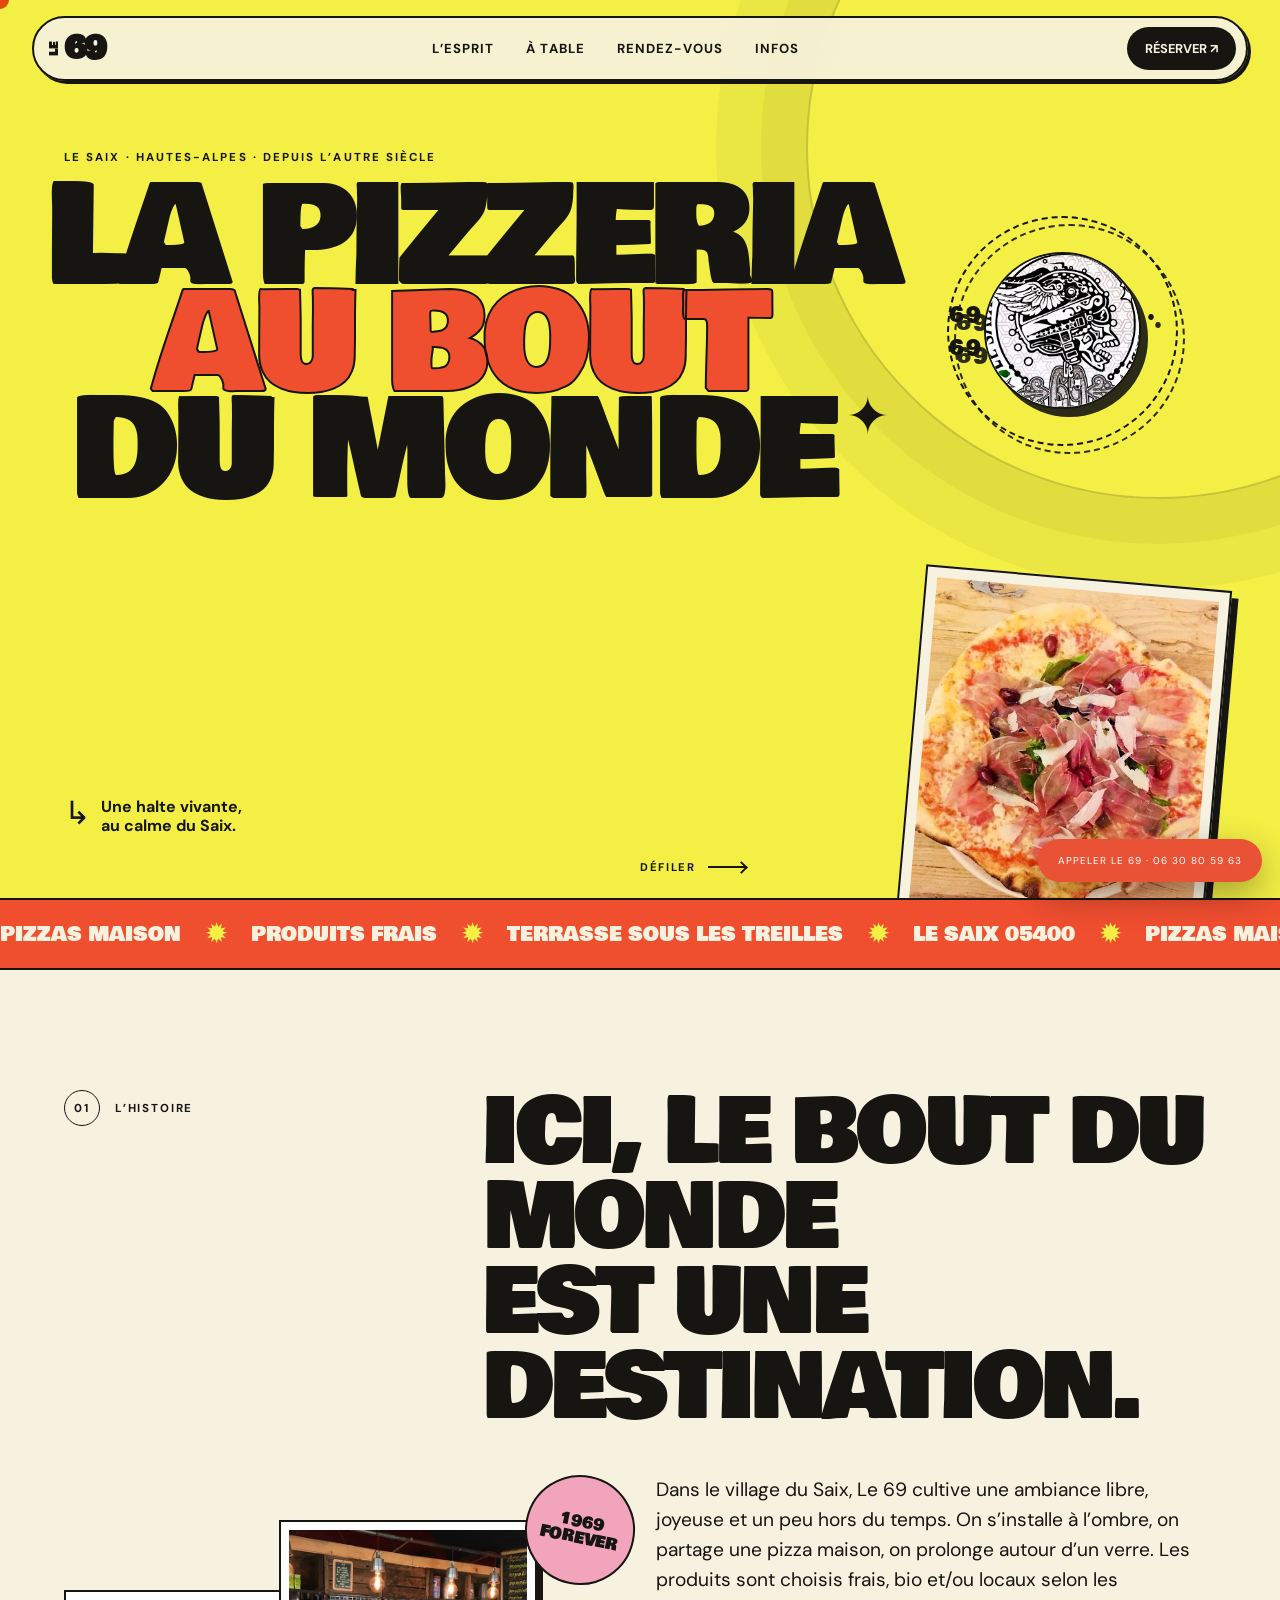
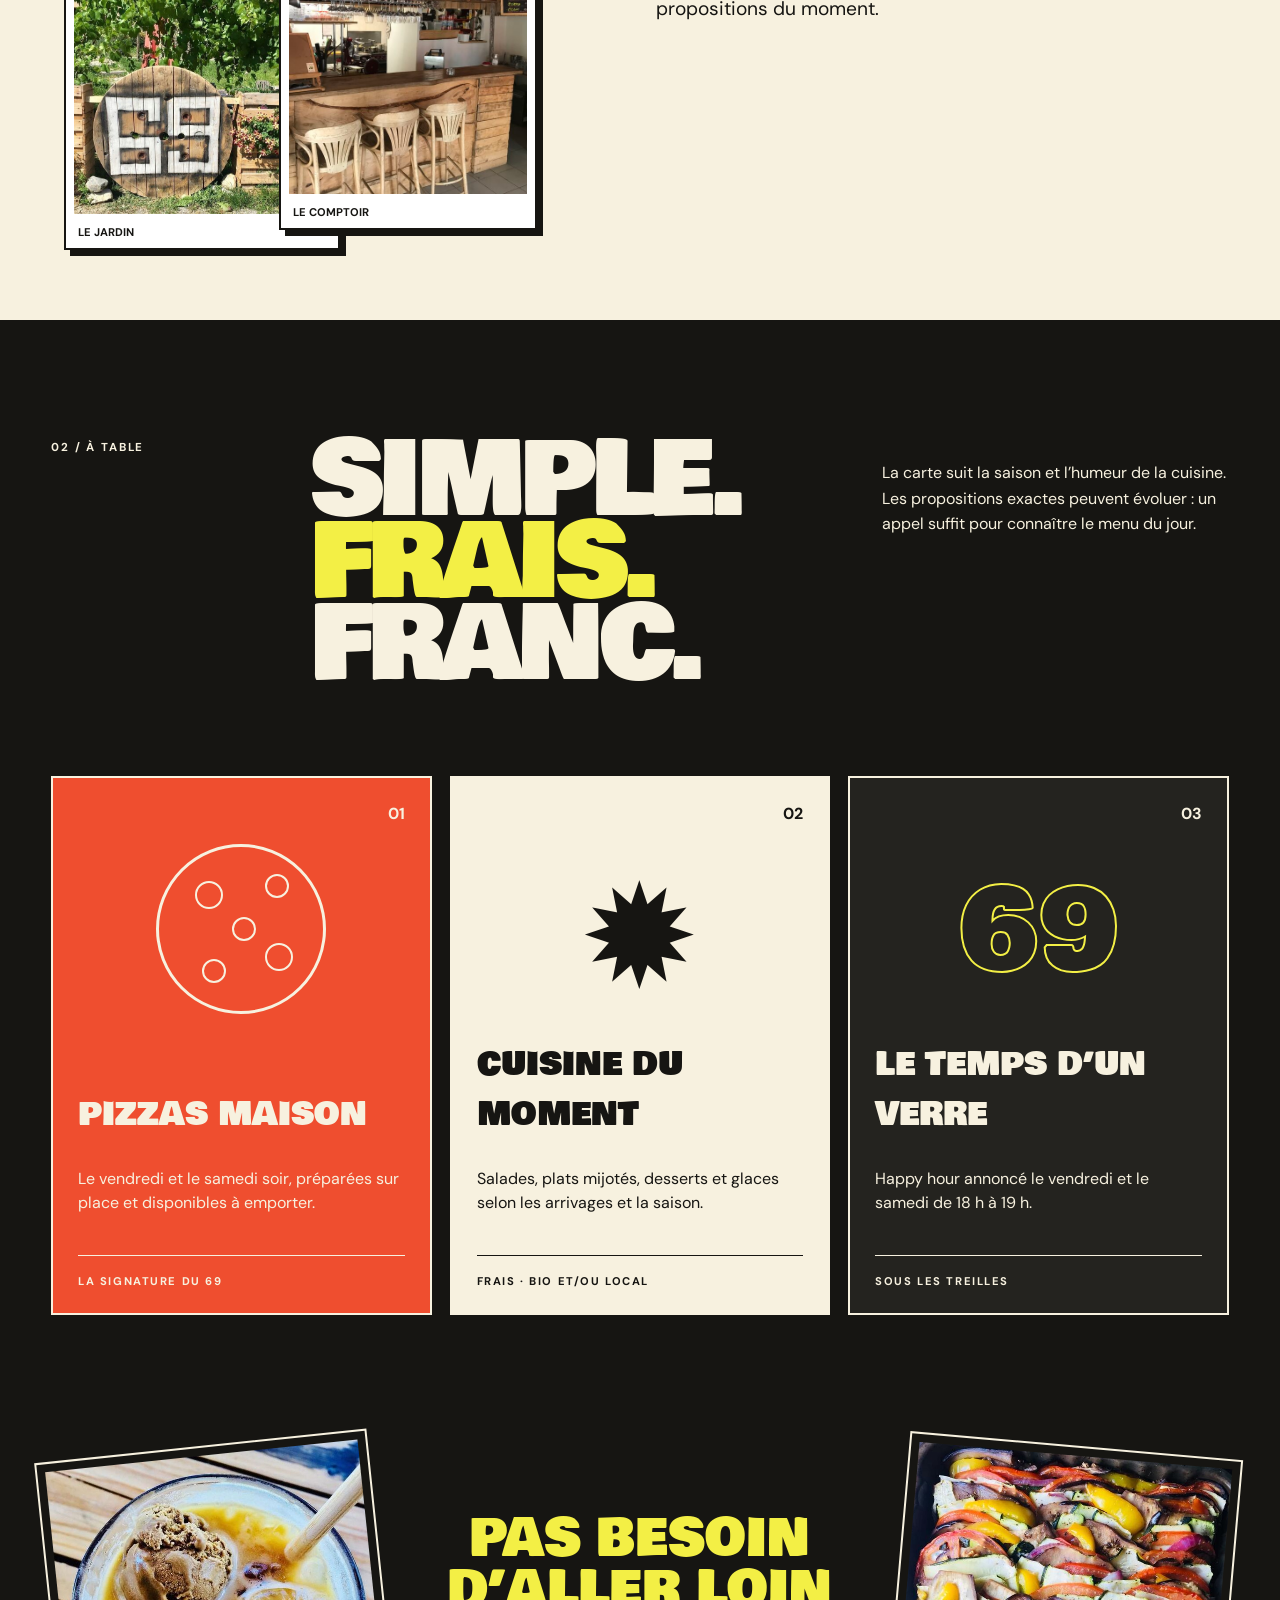
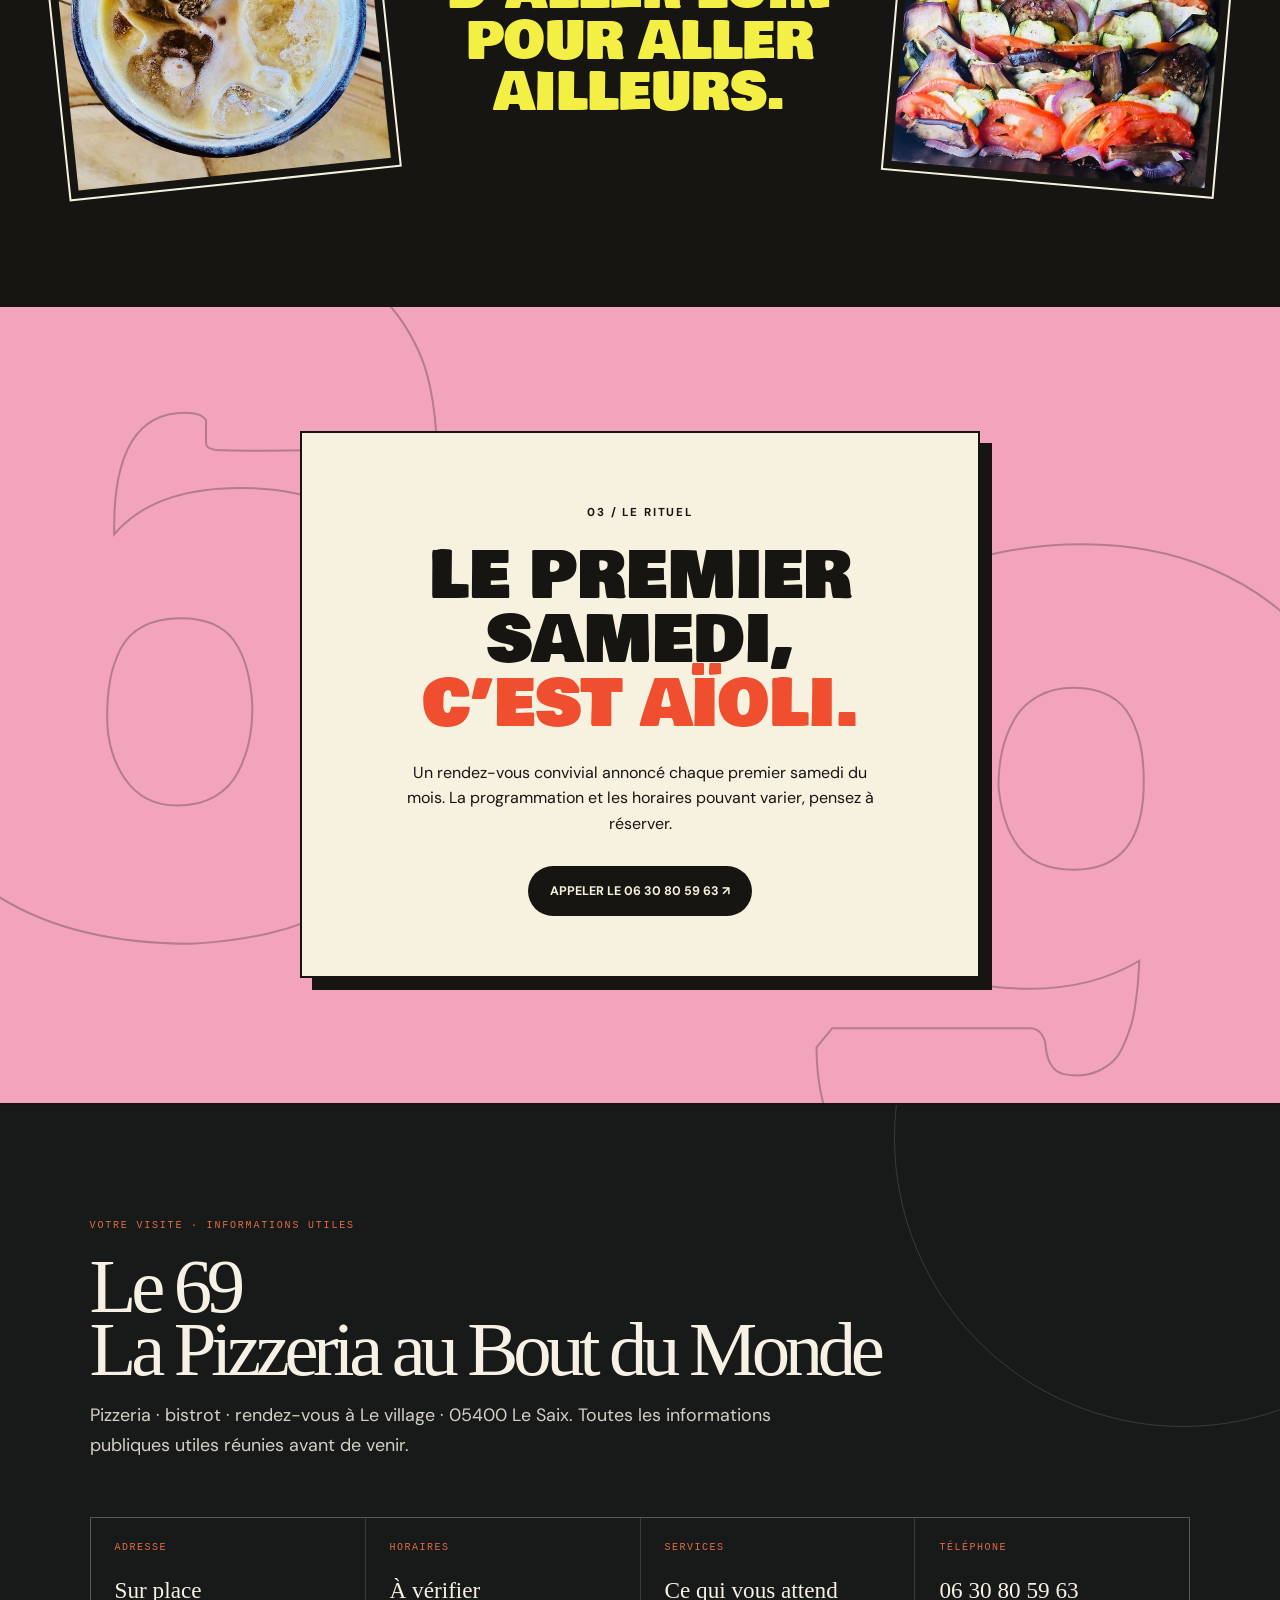
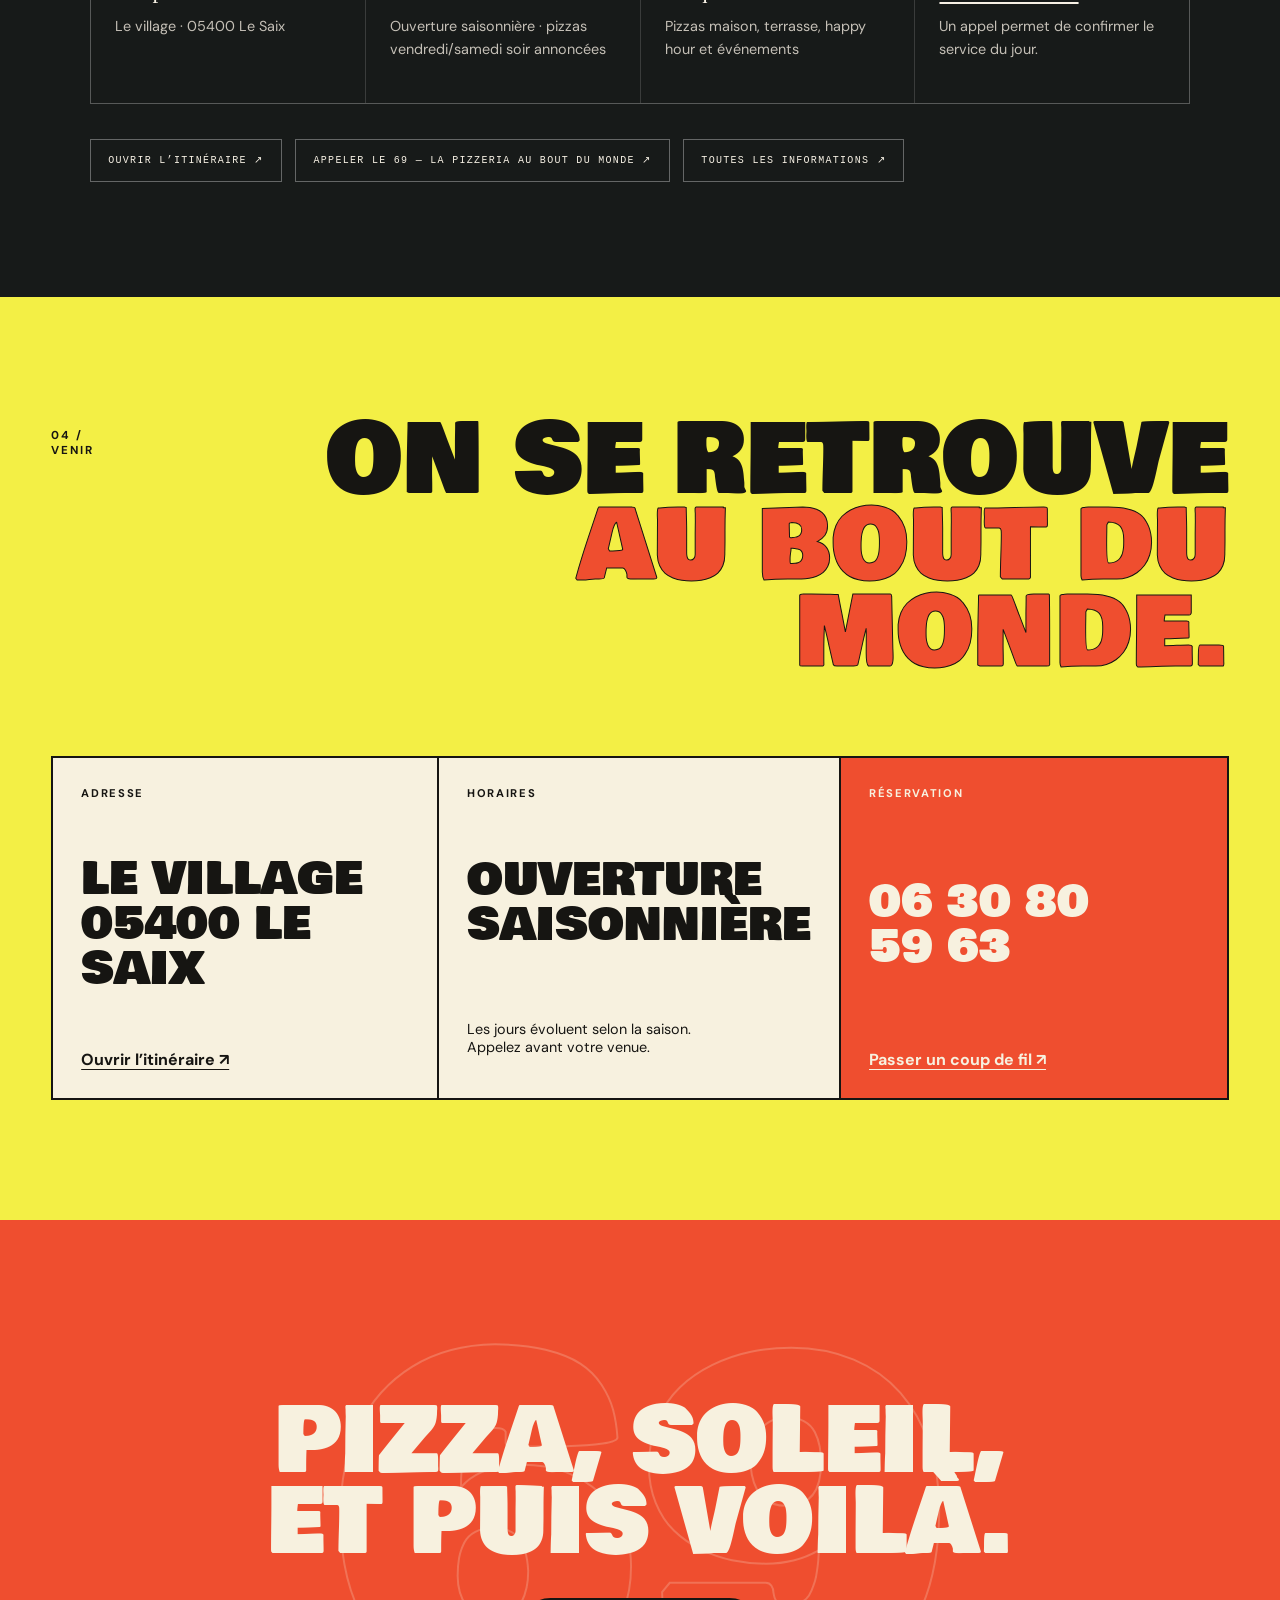
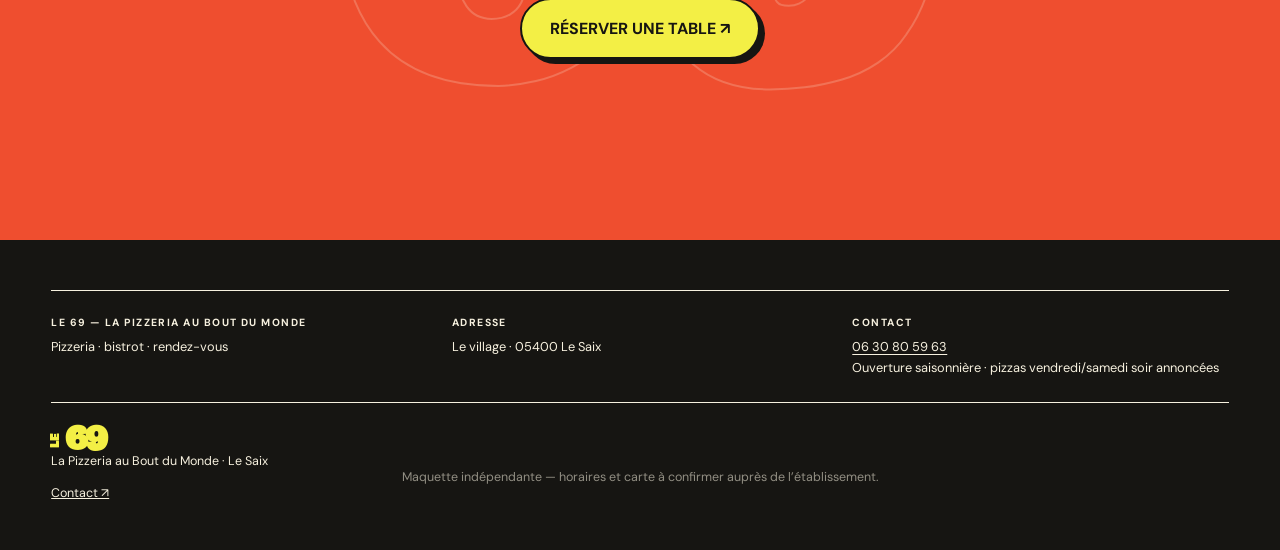
<file: index.html>
<!doctype html>
<html lang="fr">
  <head>
    <meta charset="utf-8" />
    <meta name="viewport" content="width=device-width, initial-scale=1" />
    <meta
      name="description"
      content="Le 69, pizzeria au bout du monde au Saix : pizzas maison, produits frais, terrasse et esprit guinguette dans les Hautes-Alpes."
    />
    <meta name="theme-color" content="#f3ef45" />
    <title>Le 69 — La Pizzeria au Bout du Monde</title>
    <link rel="preconnect" href="https://fonts.googleapis.com" />
    <link rel="preconnect" href="https://fonts.gstatic.com" crossorigin />
    <link
      href="https://fonts.googleapis.com/css2?family=Bowlby+One+SC&family=DM+Sans:opsz,wght@9..40,400;9..40,500;9..40,700&display=swap"
      rel="stylesheet"
    />
    <link rel="icon" href="favicon.svg" type="image/svg+xml" />
    <link rel="stylesheet" href="styles.css" />
    <link rel="stylesheet" href="complete.css" />
  </head>
  <body>
    <div class="loader" aria-hidden="true"><span>69</span><i></i></div>
    <div class="cursor" aria-hidden="true"></div>

    <header class="nav-wrap">
      <a class="brand" href="#top" aria-label="Le 69, retour en haut">
        <span>LE</span><strong>69</strong>
      </a>
      <nav aria-label="Navigation principale">
        <a href="le-lieu.html">L’esprit</a>
        <a href="la-carte.html">À table</a>
        <a href="evenements.html">Rendez-vous</a>
        <a href="infos-pratiques.html">Infos</a>
      </nav>
      <a class="nav-cta magnetic" href="tel:+33630805963"
        >Réserver <span>↗</span></a
      >
    </header>

    <main id="top">
      <section class="hero">
        <div class="sun" aria-hidden="true"></div>
        <p class="eyebrow reveal">
          Le Saix · Hautes-Alpes · Depuis l’autre siècle
        </p>
        <h1 aria-label="La pizzeria au bout du monde">
          <span class="line line-one">LA PIZZERIA</span>
          <span class="line line-two">AU BOUT</span>
          <span class="line line-three"
            >DU MONDE<span class="asterisk">✦</span></span
          >
        </h1>

        <div class="hero-orbit" data-parallax="-18">
          <div class="orbit-copy">
            PIZZA · BISTROT · LOCAL · PIZZA · BISTROT · LOCAL ·
          </div>
          <div class="logo-disc">
            <img
              src="assets/le69-03.jpg"
              alt="Emblème illustré du 69, Pizzeria au Bout du Monde"
            />
          </div>
        </div>

        <figure class="hero-photo tilt" data-parallax="13">
          <img
            src="assets/le69-04.jpg"
            alt="Pizza maison du restaurant Le 69"
          />
          <figcaption>Cuisson minute · pâte maison</figcaption>
        </figure>

        <div class="hero-note reveal">
          <span class="hand-arrow">↳</span>
          <p>Une halte vivante,<br />au calme du Saix.</p>
        </div>
        <a class="scroll-hint" href="#histoire"><span>Défiler</span><i></i></a>
      </section>

      <div class="ticker" aria-label="Produits frais, pizzas maison, terrasse">
        <div class="ticker-track">
          <span>PIZZAS MAISON</span><b>✹</b><span>PRODUITS FRAIS</span><b>✹</b
          ><span>TERRASSE SOUS LES TREILLES</span><b>✹</b
          ><span>LE SAIX 05400</span><b>✹</b> <span>PIZZAS MAISON</span><b>✹</b
          ><span>PRODUITS FRAIS</span><b>✹</b
          ><span>TERRASSE SOUS LES TREILLES</span><b>✹</b
          ><span>LE SAIX 05400</span><b>✹</b>
        </div>
      </div>

      <section class="manifesto" id="histoire">
        <div class="manifesto-label reveal"><span>01</span> L’histoire</div>
        <div class="manifesto-copy">
          <p class="kicker reveal">
            Ici, le bout du monde<br />est une destination.
          </p>
          <p class="body-copy reveal">
            Dans le village du Saix, Le 69 cultive une ambiance libre, joyeuse
            et un peu hors du temps. On s’installe à l’ombre, on partage une
            pizza maison, on prolonge autour d’un verre. Les produits sont
            choisis frais, bio et/ou locaux selon les propositions du moment.
          </p>
        </div>
        <div class="photo-stack" aria-label="Le 69 en images">
          <figure class="photo-card card-a reveal">
            <img
              src="assets/le69-01.jpg"
              alt="Décoration extérieure en bois au Saix"
            />
            <figcaption>Le jardin</figcaption>
          </figure>
          <figure class="photo-card card-b reveal">
            <img
              src="assets/le69-02.jpg"
              alt="Comptoir chaleureux du restaurant"
            />
            <figcaption>Le comptoir</figcaption>
          </figure>
          <span class="sticker sticker-one">1969<br />FOREVER</span>
        </div>
      </section>

      <section class="menu-section" id="carte">
        <div class="menu-heading">
          <span class="section-number reveal">02 / À TABLE</span>
          <h2 class="reveal">Simple.<br /><em>Frais.</em><br />Franc.</h2>
          <p class="reveal">
            La carte suit la saison et l’humeur de la cuisine. Les propositions
            exactes peuvent évoluer : un appel suffit pour connaître le menu du
            jour.
          </p>
        </div>
        <div class="menu-grid">
          <article class="menu-card tomato reveal">
            <span class="menu-index">01</span>
            <div class="menu-icon pizza-icon" aria-hidden="true">
              <i></i><i></i><i></i>
            </div>
            <h3>Pizzas maison</h3>
            <p>
              Le vendredi et le samedi soir, préparées sur place et disponibles
              à emporter.
            </p>
            <span class="mini-label">La signature du 69</span>
          </article>
          <article class="menu-card cream reveal">
            <span class="menu-index">02</span>
            <div class="menu-icon sun-icon" aria-hidden="true">✹</div>
            <h3>Cuisine du moment</h3>
            <p>
              Salades, plats mijotés, desserts et glaces selon les arrivages et
              la saison.
            </p>
            <span class="mini-label">Frais · bio et/ou local</span>
          </article>
          <article class="menu-card ink reveal">
            <span class="menu-index">03</span>
            <div class="menu-icon glass-icon" aria-hidden="true">69</div>
            <h3>Le temps d’un verre</h3>
            <p>Happy hour annoncé le vendredi et le samedi de 18 h à 19 h.</p>
            <span class="mini-label">Sous les treilles</span>
          </article>
        </div>
        <div class="food-ribbon">
          <figure data-speed="slow">
            <img src="assets/le69-05.jpg" alt="Dessert glacé servi au 69" />
          </figure>
          <p class="reveal">
            Pas besoin d’aller loin<br />pour aller ailleurs.
          </p>
          <figure data-speed="fast">
            <img
              src="assets/le69-06.jpg"
              alt="Légumes frais cuisinés au restaurant"
            />
          </figure>
        </div>
      </section>

      <section class="ritual">
        <span class="giant-six" aria-hidden="true">6</span>
        <div class="ritual-card reveal">
          <p class="section-number">03 / LE RITUEL</p>
          <h2>Le premier samedi,<br /><span>c’est aïoli.</span></h2>
          <p>
            Un rendez-vous convivial annoncé chaque premier samedi du mois. La
            programmation et les horaires pouvant varier, pensez à réserver.
          </p>
          <a class="button magnetic" href="tel:+33630805963"
            >Appeler le 06 30 80 59 63 <span>↗</span></a
          >
        </div>
        <span class="giant-nine" aria-hidden="true">9</span>
      </section>

      <section class="info-section" id="infos">
        <div class="info-title reveal">
          <p class="section-number">04 / VENIR</p>
          <h2>On se retrouve<br /><em>au bout du monde.</em></h2>
        </div>
        <div class="info-panels">
          <article class="info-panel reveal">
            <span>Adresse</span>
            <h3>Le village<br />05400 Le Saix</h3>
            <a
              href="https://www.google.com/maps/search/?api=1&query=Le+69+La+Pizzeria+au+Bout+du+Monde+Le+Saix"
              target="_blank"
              rel="noopener"
              >Ouvrir l’itinéraire ↗</a
            >
          </article>
          <article class="info-panel reveal">
            <span>Horaires</span>
            <h3>Ouverture<br />saisonnière</h3>
            <p>
              Les jours évoluent selon la saison. Appelez avant votre venue.
            </p>
          </article>
          <article class="info-panel red reveal">
            <span>Réservation</span>
            <h3>06 30 80<br />59 63</h3>
            <a href="tel:+33630805963">Passer un coup de fil ↗</a>
          </article>
        </div>
      </section>

      <section class="final-cta">
        <div class="final-spin" aria-hidden="true">69</div>
        <p>Pizza, soleil,<br />et puis voilà.</p>
        <a class="magnetic" href="tel:+33630805963"
          >RÉSERVER UNE TABLE <span>↗</span></a
        >
      </section>
    </main>

    <footer>
      <a class="brand footer-brand" href="#top"
        ><span>LE</span><strong>69</strong></a
      >
      <p>La Pizzeria au Bout du Monde · Le Saix</p>
      <p class="disclaimer">
        Maquette indépendante — horaires et carte à confirmer auprès de
        l’établissement.
      </p>
      <a href="contact.html">Contact ↗</a>
    </footer>
    <a class="mobile-call" href="tel:+33630805963"
      >Appeler Le 69 · 06 30 80 59 63</a
    >
    <script src="app.js"></script>
<script src="site-enhance.js"></script>
</body>
</html>
</file>
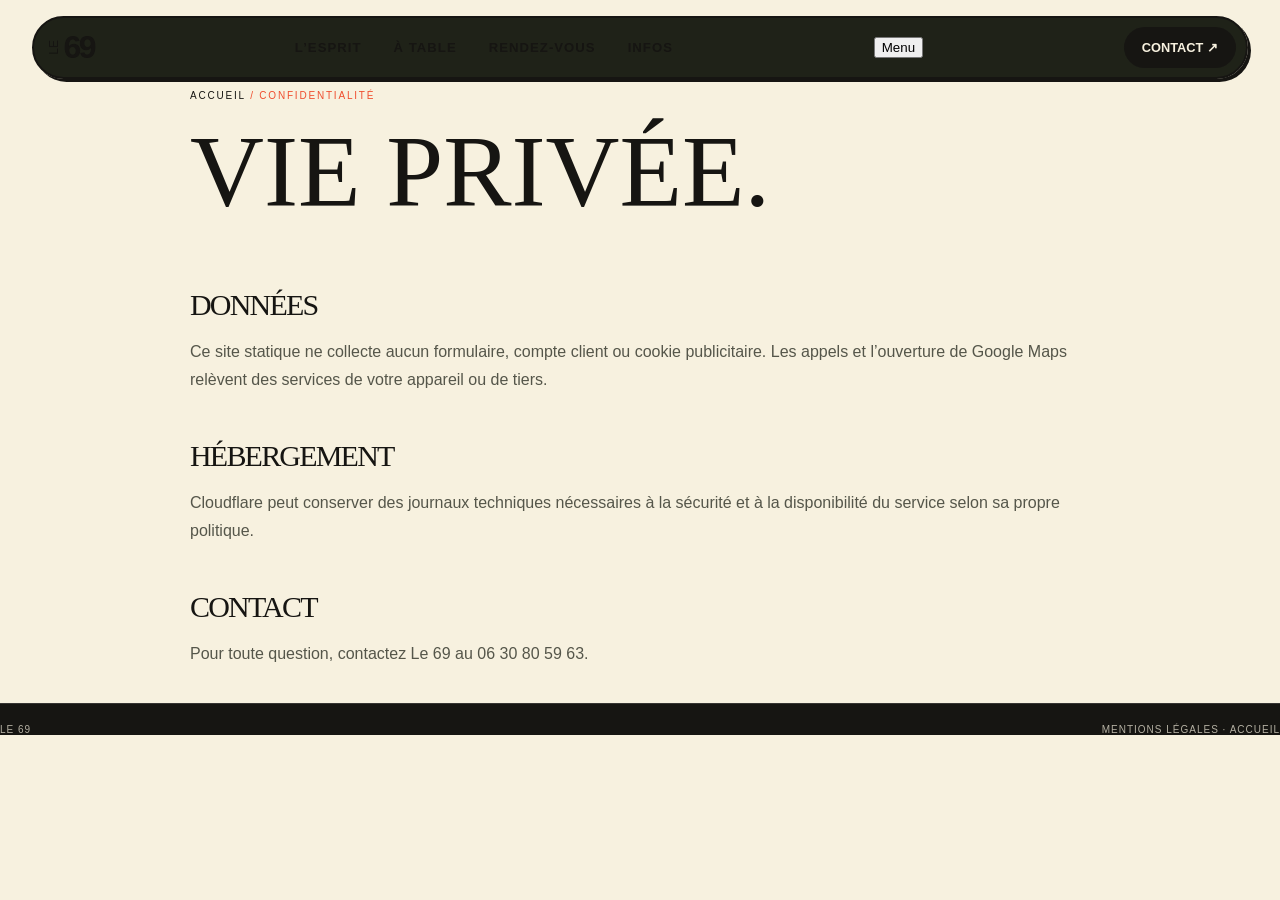
<file: confidentialite.html>
<!doctype html><html lang="fr"><head><meta charset="utf-8"><meta name="viewport" content="width=device-width,initial-scale=1"><meta name="robots" content="noindex"><title>Confidentialité — Le 69</title><link rel="stylesheet" href="styles.css"><link rel="stylesheet" href="pages.css"></head><body class="inner"><header class="nav-wrap"><a class="brand" href="index.html"><span>LE</span><strong>69</strong></a><nav><a href="le-lieu.html">L’esprit</a><a href="la-carte.html">À table</a><a href="evenements.html">Rendez-vous</a><a href="infos-pratiques.html">Infos</a></nav><button class="mobile-menu" aria-expanded="false">Menu</button><a class="nav-cta" href="contact.html">Contact ↗</a></header><main class="inner-main"><section class="content-section legal"><div class="crumb"><a href="index.html">Accueil</a> / Confidentialité</div><h1>Vie privée.</h1><h2>Données</h2><p>Ce site statique ne collecte aucun formulaire, compte client ou cookie publicitaire. Les appels et l’ouverture de Google Maps relèvent des services de votre appareil ou de tiers.</p><h2>Hébergement</h2><p>Cloudflare peut conserver des journaux techniques nécessaires à la sécurité et à la disponibilité du service selon sa propre politique.</p><h2>Contact</h2><p>Pour toute question, contactez Le 69 au <a href="tel:+33630805963">06 30 80 59 63</a>.</p></section></main><footer class="inner-footer"><div class="inner-footer-bottom"><span>Le 69</span><span><a href="mentions-legales.html">Mentions légales</a> · <a href="index.html">Accueil</a></span></div></footer><script src="pages.js"></script></body></html>
</file>
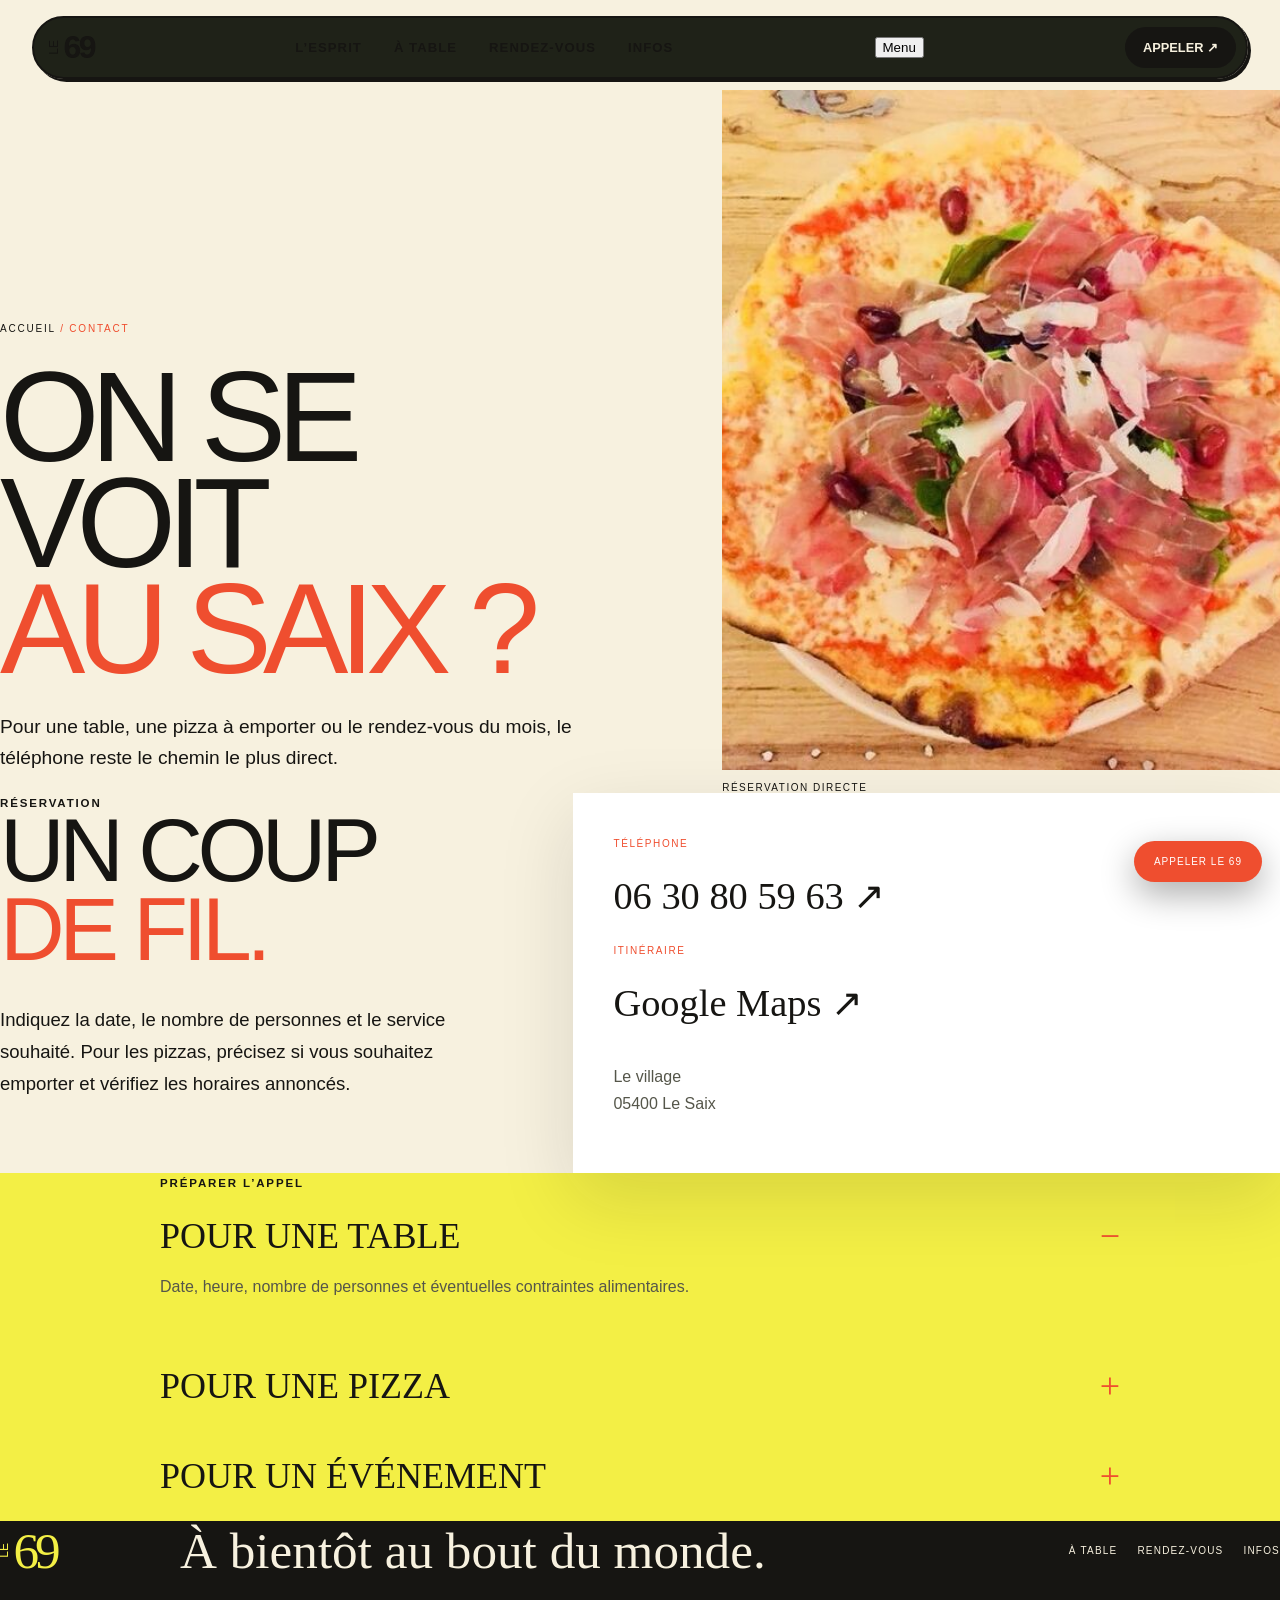
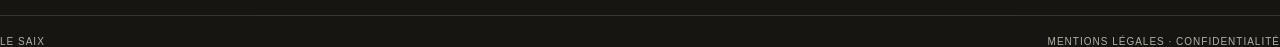
<file: contact.html>
<!doctype html><html lang="fr"><head><meta charset="utf-8"><meta name="viewport" content="width=device-width,initial-scale=1"><meta name="description" content="Réserver au 69 au Saix, pizzeria au bout du monde."><title>Contact — Le 69</title><link rel="stylesheet" href="styles.css"><link rel="stylesheet" href="pages.css"></head><body class="inner"><header class="nav-wrap"><a class="brand" href="index.html"><span>LE</span><strong>69</strong></a><nav><a href="le-lieu.html">L’esprit</a><a href="la-carte.html">À table</a><a href="evenements.html">Rendez-vous</a><a href="infos-pratiques.html">Infos</a></nav><button class="mobile-menu" aria-expanded="false">Menu</button><a class="nav-cta" href="tel:+33630805963">Appeler ↗</a></header><main class="inner-main"><section class="inner-hero"><div class="inner-hero-copy"><div class="crumb"><a href="index.html">Accueil</a> / Contact</div><h1>On se voit<br><em>au Saix ?</em></h1><p>Pour une table, une pizza à emporter ou le rendez-vous du mois, le téléphone reste le chemin le plus direct.</p></div><figure><img src="assets/le69-04.jpg" alt="Pizza du 69"><figcaption>Réservation directe</figcaption></figure></section><section class="content-section"><div class="contact-grid"><div class="contact-copy"><span class="section-number">RÉSERVATION</span><h2>Un coup<br><em>de fil.</em></h2><p class="rich-copy">Indiquez la date, le nombre de personnes et le service souhaité. Pour les pizzas, précisez si vous souhaitez emporter et vérifiez les horaires annoncés.</p></div><aside class="contact-card"><span>TÉLÉPHONE</span><a href="tel:+33630805963">06 30 80 59 63 ↗</a><span>ITINÉRAIRE</span><a href="https://www.google.com/maps/search/?api=1&query=Le+69+Le+Saix" target="_blank" rel="noopener">Google Maps ↗</a><p>Le village<br>05400 Le Saix</p></aside></div></section><section class="content-section" style="background:#f3ef45"><div class="faq"><span class="section-number">PRÉPARER L’APPEL</span><details open><summary>Pour une table</summary><p>Date, heure, nombre de personnes et éventuelles contraintes alimentaires.</p></details><details><summary>Pour une pizza</summary><p>Vendredi ou samedi soir annoncés, recette souhaitée et demande à emporter à confirmer.</p></details><details><summary>Pour un événement</summary><p>Parlez du nombre de participants et du format souhaité afin que l’équipe indique les possibilités.</p></details></div></section></main><footer class="inner-footer"><div class="inner-footer-top"><a class="brand footer-brand" href="index.html"><span>LE</span><strong>69</strong></a><strong>À bientôt au bout du monde.</strong><nav><a href="la-carte.html">À table</a><a href="evenements.html">Rendez-vous</a><a href="infos-pratiques.html">Infos</a></nav></div><div class="inner-footer-bottom"><span>Le Saix</span><span><a href="mentions-legales.html">Mentions légales</a> · <a href="confidentialite.html">Confidentialité</a></span></div></footer><a class="sticky-phone" href="tel:+33630805963">Appeler Le 69</a><script src="pages.js"></script></body></html>
</file>
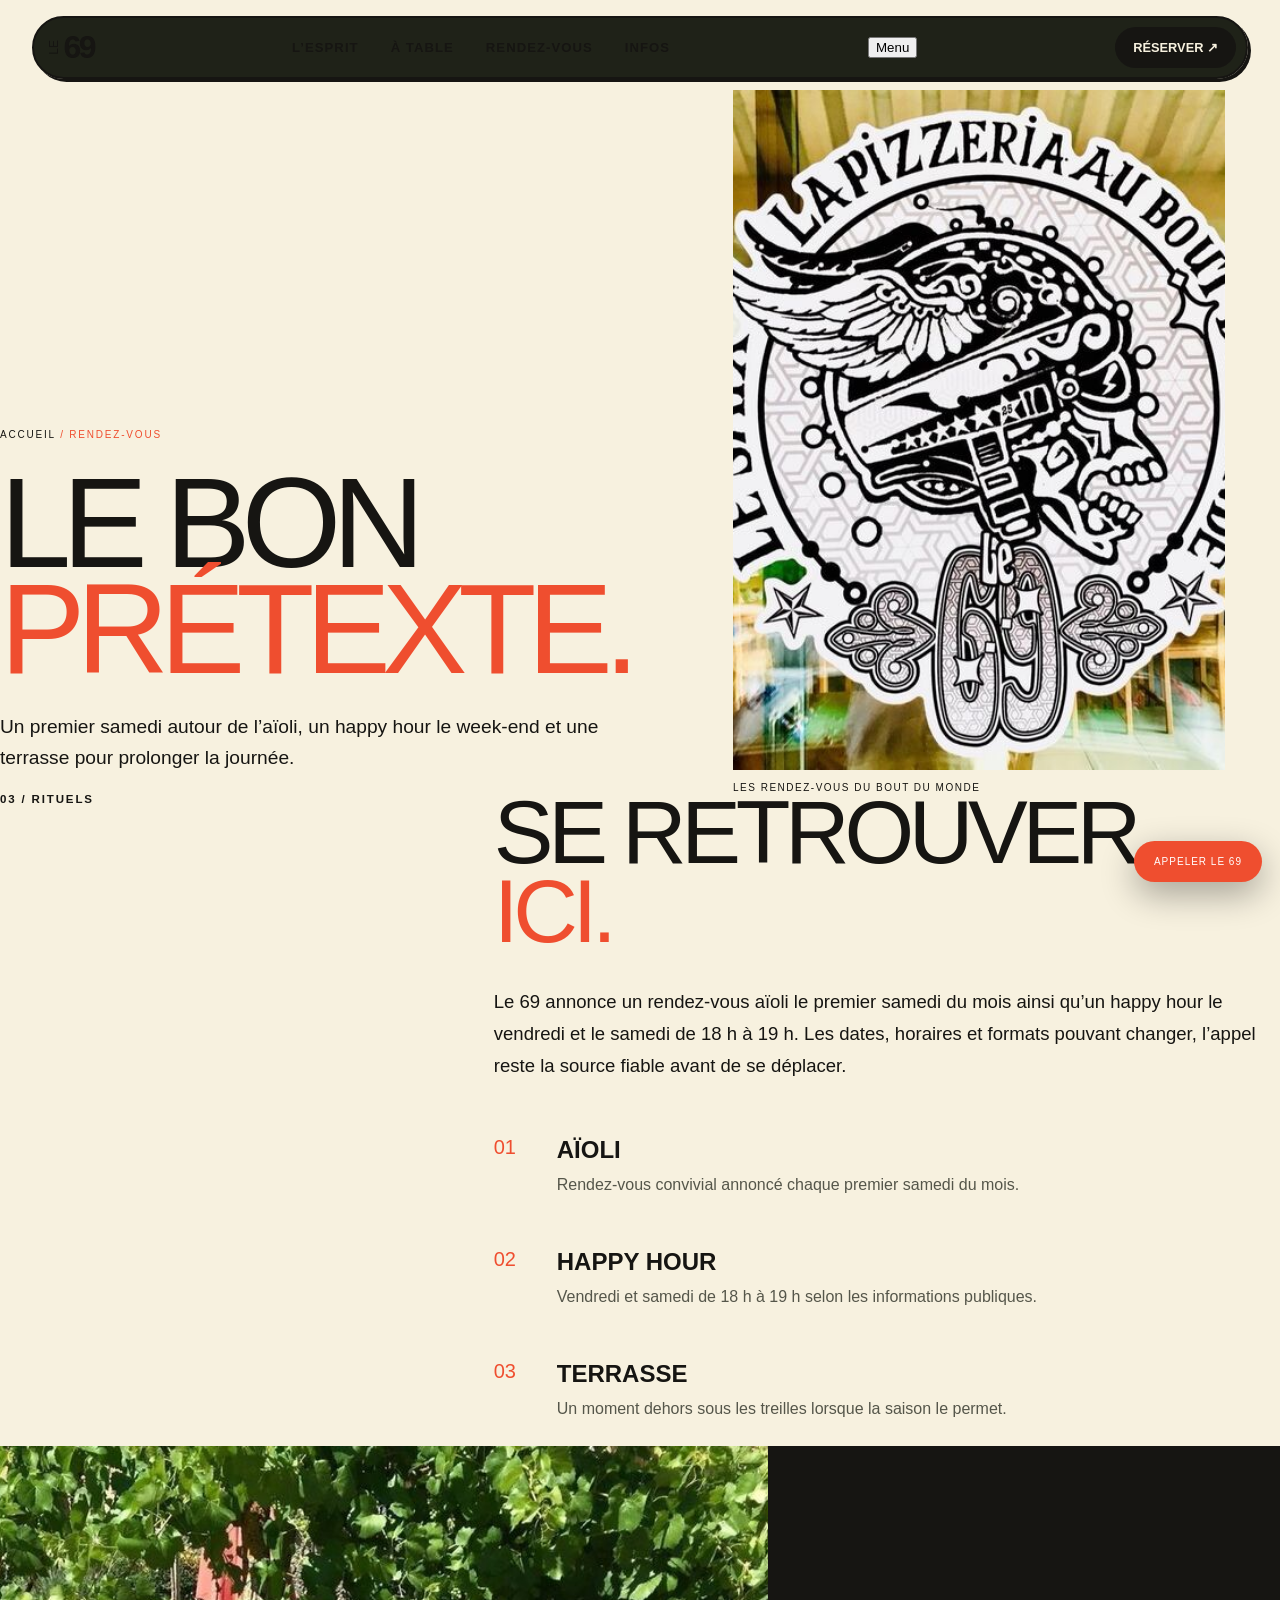
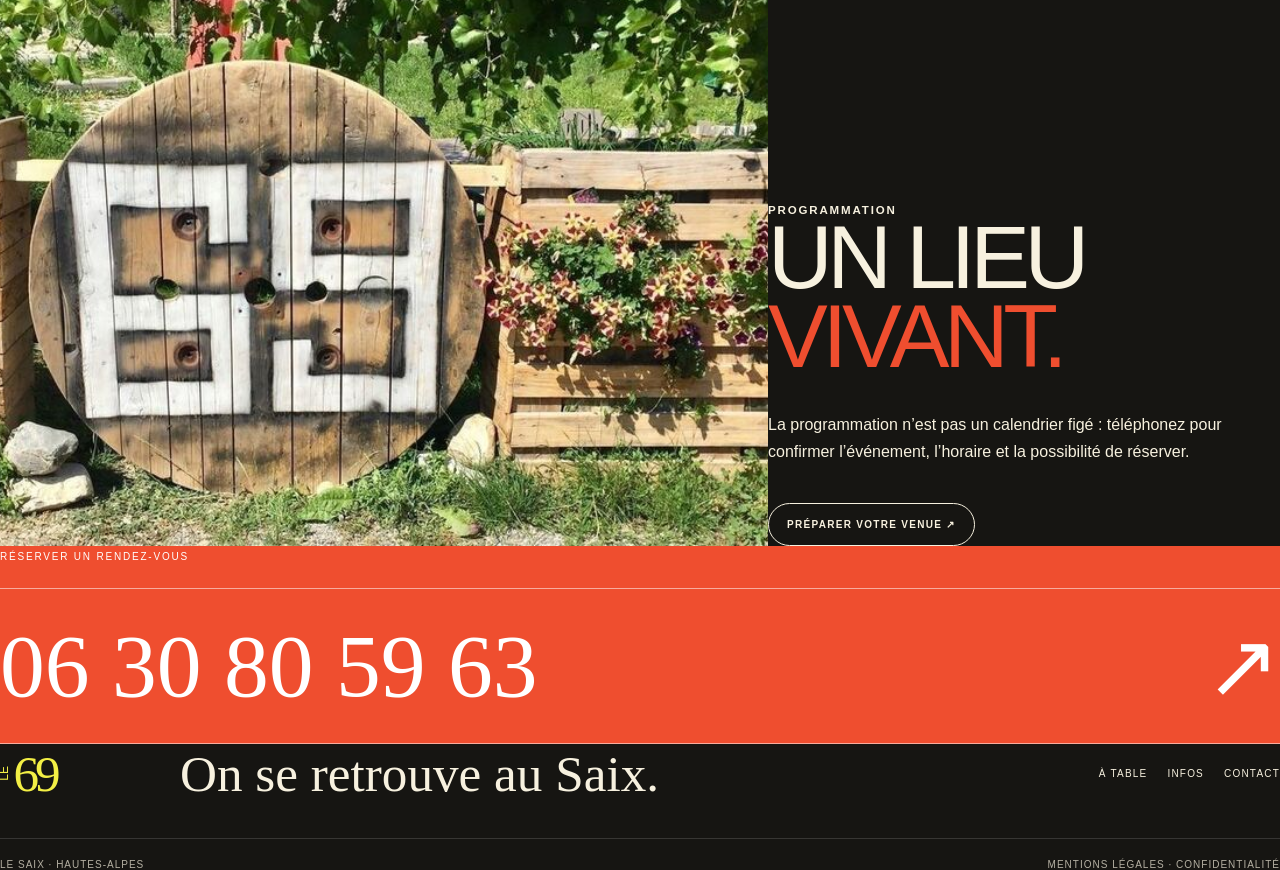
<file: evenements.html>
<!doctype html><html lang="fr"><head><meta charset="utf-8"><meta name="viewport" content="width=device-width,initial-scale=1"><meta name="description" content="Aïoli, happy hour et rendez-vous conviviaux au 69 au Saix."><title>Rendez-vous — Le 69</title><link rel="stylesheet" href="styles.css"><link rel="stylesheet" href="pages.css"></head><body class="inner"><header class="nav-wrap"><a class="brand" href="index.html"><span>LE</span><strong>69</strong></a><nav><a href="le-lieu.html">L’esprit</a><a href="la-carte.html">À table</a><a href="evenements.html" aria-current="page">Rendez-vous</a><a href="infos-pratiques.html">Infos</a></nav><button class="mobile-menu" aria-expanded="false">Menu</button><a class="nav-cta" href="tel:+33630805963">Réserver ↗</a></header><main class="inner-main"><section class="inner-hero"><div class="inner-hero-copy"><div class="crumb"><a href="index.html">Accueil</a> / Rendez-vous</div><h1>Le bon<br><em>prétexte.</em></h1><p>Un premier samedi autour de l’aïoli, un happy hour le week-end et une terrasse pour prolonger la journée.</p></div><figure><img src="assets/le69-03.jpg" alt="Emblème du 69 et ambiance de la pizzeria"><figcaption>Les rendez-vous du bout du monde</figcaption></figure></section><section class="content-section"><div class="section-grid"><span class="section-number">03 / RITUELS</span><div><h2>Se retrouver<br><em>ici.</em></h2><p class="rich-copy">Le 69 annonce un rendez-vous aïoli le premier samedi du mois ainsi qu’un happy hour le vendredi et le samedi de 18 h à 19 h. Les dates, horaires et formats pouvant changer, l’appel reste la source fiable avant de se déplacer.</p><div class="offer-list"><article class="offer"><span>01</span><div><h3>Aïoli</h3><p>Rendez-vous convivial annoncé chaque premier samedi du mois.</p></div></article><article class="offer"><span>02</span><div><h3>Happy hour</h3><p>Vendredi et samedi de 18 h à 19 h selon les informations publiques.</p></div></article><article class="offer"><span>03</span><div><h3>Terrasse</h3><p>Un moment dehors sous les treilles lorsque la saison le permet.</p></div></article></div></div></div></section><section class="photo-split"><figure><img src="assets/le69-01.jpg" alt="Jardin et extérieur du 69 au Saix"></figure><div class="split-copy"><span class="section-number">PROGRAMMATION</span><h2>Un lieu<br><em>vivant.</em></h2><p>La programmation n’est pas un calendrier figé : téléphonez pour confirmer l’événement, l’horaire et la possibilité de réserver.</p><a class="button" href="contact.html">Préparer votre venue ↗</a></div></section><section class="cta-strip"><small>Réserver un rendez-vous</small><a href="tel:+33630805963">06 30 80 59 63 <span>↗</span></a></section></main><footer class="inner-footer"><div class="inner-footer-top"><a class="brand footer-brand" href="index.html"><span>LE</span><strong>69</strong></a><strong>On se retrouve au Saix.</strong><nav><a href="la-carte.html">À table</a><a href="infos-pratiques.html">Infos</a><a href="contact.html">Contact</a></nav></div><div class="inner-footer-bottom"><span>Le Saix · Hautes-Alpes</span><span><a href="mentions-legales.html">Mentions légales</a> · <a href="confidentialite.html">Confidentialité</a></span></div></footer><a class="sticky-phone" href="tel:+33630805963">Appeler Le 69</a><script src="pages.js"></script></body></html>
</file>
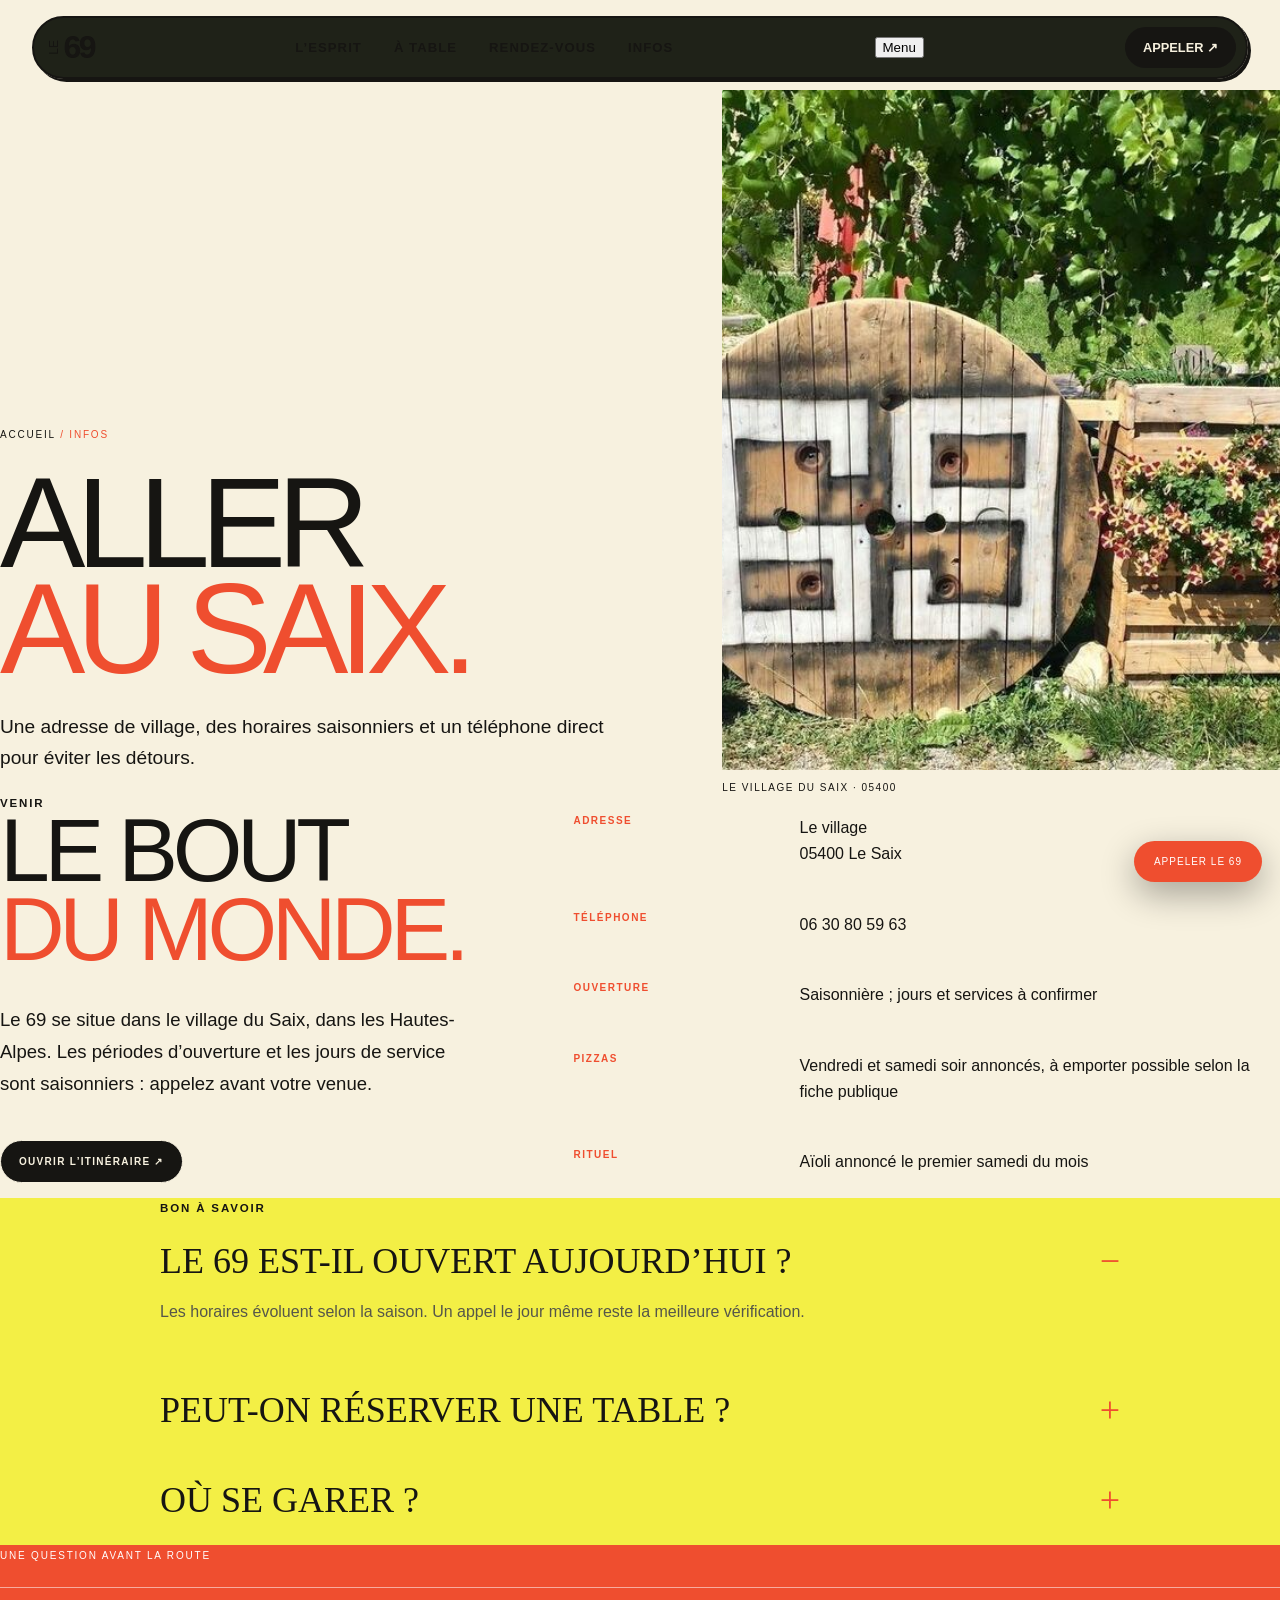
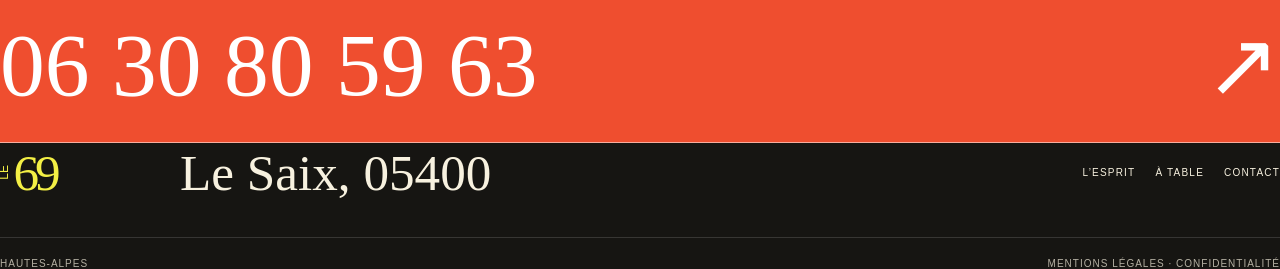
<file: infos-pratiques.html>
<!doctype html><html lang="fr"><head><meta charset="utf-8"><meta name="viewport" content="width=device-width,initial-scale=1"><meta name="description" content="Adresse, accès, horaires saisonniers et téléphone du 69 au Saix."><title>Infos pratiques — Le 69</title><link rel="stylesheet" href="styles.css"><link rel="stylesheet" href="pages.css"></head><body class="inner"><header class="nav-wrap"><a class="brand" href="index.html"><span>LE</span><strong>69</strong></a><nav><a href="le-lieu.html">L’esprit</a><a href="la-carte.html">À table</a><a href="evenements.html">Rendez-vous</a><a href="infos-pratiques.html" aria-current="page">Infos</a></nav><button class="mobile-menu" aria-expanded="false">Menu</button><a class="nav-cta" href="tel:+33630805963">Appeler ↗</a></header><main class="inner-main"><section class="inner-hero"><div class="inner-hero-copy"><div class="crumb"><a href="index.html">Accueil</a> / Infos</div><h1>Aller<br><em>au Saix.</em></h1><p>Une adresse de village, des horaires saisonniers et un téléphone direct pour éviter les détours.</p></div><figure><img src="assets/le69-01.jpg" alt="Extérieur et jardin du 69"><figcaption>Le village du Saix · 05400</figcaption></figure></section><section class="content-section"><div class="info-grid"><div><span class="section-number">VENIR</span><h2>Le bout<br><em>du monde.</em></h2><p class="rich-copy">Le 69 se situe dans le village du Saix, dans les Hautes-Alpes. Les périodes d’ouverture et les jours de service sont saisonniers : appelez avant votre venue.</p><a class="button" href="https://www.google.com/maps/search/?api=1&query=Le+69+La+Pizzeria+au+Bout+du+Monde+Le+Saix" target="_blank" rel="noopener">Ouvrir l’itinéraire ↗</a></div><table class="info-table"><tr><th>Adresse</th><td>Le village<br>05400 Le Saix</td></tr><tr><th>Téléphone</th><td><a href="tel:+33630805963">06 30 80 59 63</a></td></tr><tr><th>Ouverture</th><td>Saisonnière ; jours et services à confirmer</td></tr><tr><th>Pizzas</th><td>Vendredi et samedi soir annoncés, à emporter possible selon la fiche publique</td></tr><tr><th>Rituel</th><td>Aïoli annoncé le premier samedi du mois</td></tr></table></div></section><section class="content-section" style="background:#f3ef45"><div class="faq"><span class="section-number">BON À SAVOIR</span><details open><summary>Le 69 est-il ouvert aujourd’hui ?</summary><p>Les horaires évoluent selon la saison. Un appel le jour même reste la meilleure vérification.</p></details><details><summary>Peut-on réserver une table ?</summary><p>Oui, la réservation téléphonique est le point de contact public indiqué pour l’établissement.</p></details><details><summary>Où se garer ?</summary><p>Les conditions de stationnement doivent être confirmées selon le jour et les événements du village.</p></details></div></section><section class="cta-strip"><small>Une question avant la route</small><a href="tel:+33630805963">06 30 80 59 63 <span>↗</span></a></section></main><footer class="inner-footer"><div class="inner-footer-top"><a class="brand footer-brand" href="index.html"><span>LE</span><strong>69</strong></a><strong>Le Saix, 05400</strong><nav><a href="le-lieu.html">L’esprit</a><a href="la-carte.html">À table</a><a href="contact.html">Contact</a></nav></div><div class="inner-footer-bottom"><span>Hautes-Alpes</span><span><a href="mentions-legales.html">Mentions légales</a> · <a href="confidentialite.html">Confidentialité</a></span></div></footer><a class="sticky-phone" href="tel:+33630805963">Appeler Le 69</a><script src="pages.js"></script></body></html>
</file>
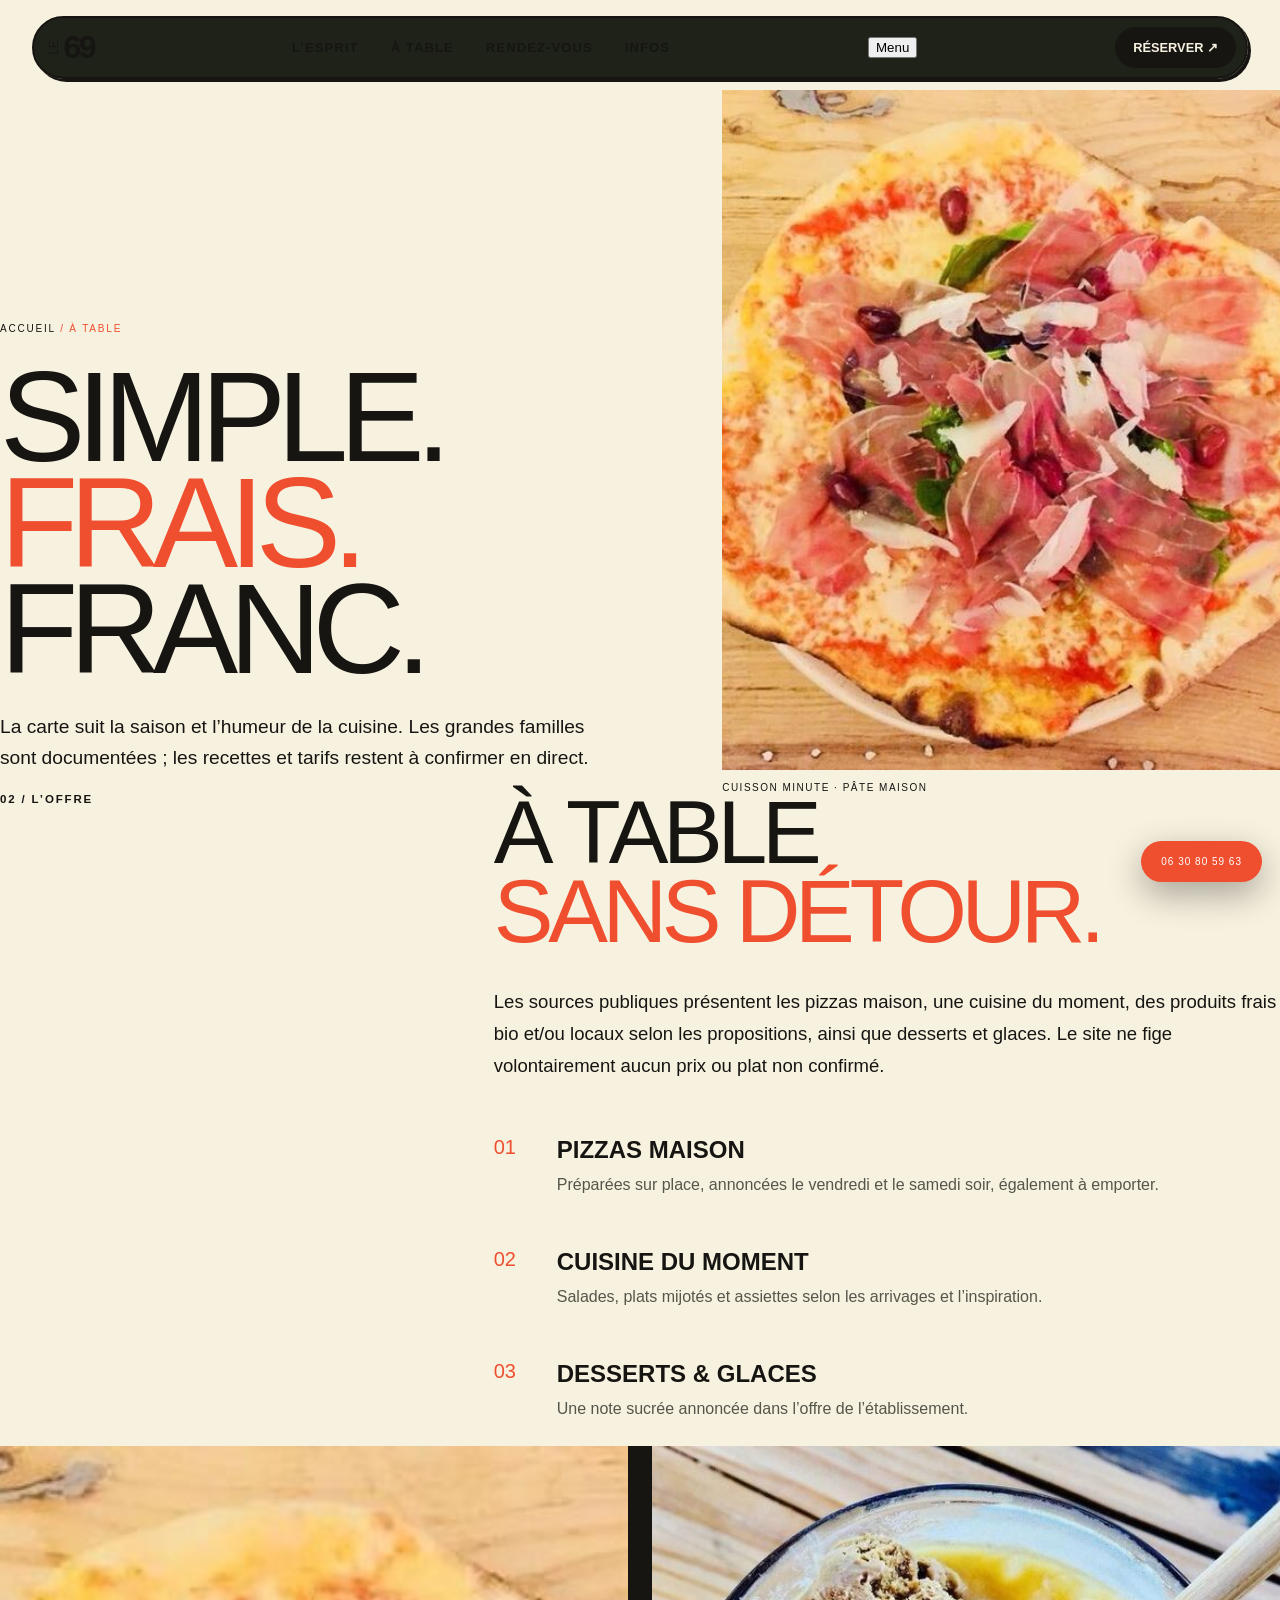
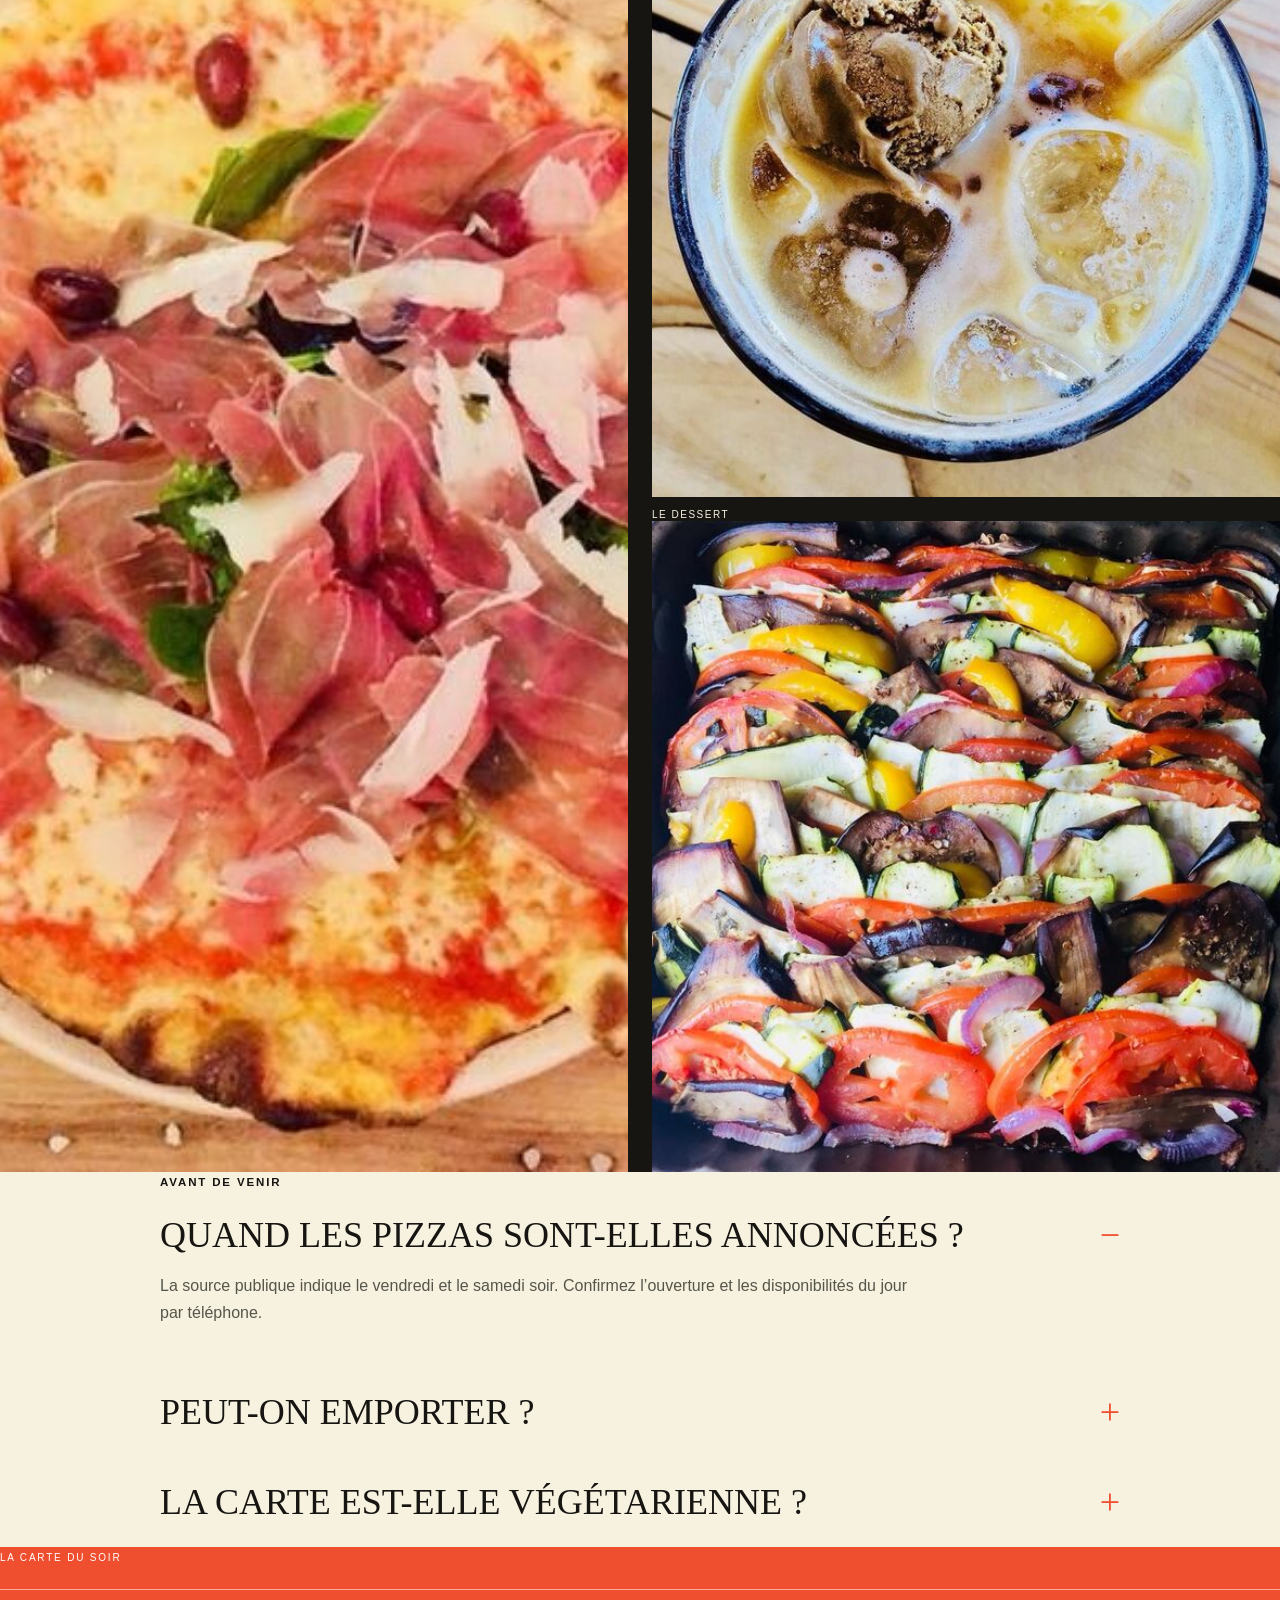
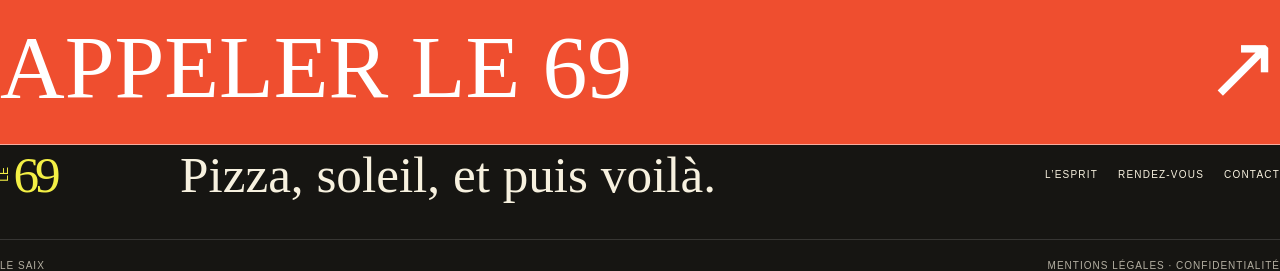
<file: la-carte.html>
<!doctype html><html lang="fr"><head><meta charset="utf-8"><meta name="viewport" content="width=device-width,initial-scale=1"><meta name="description" content="Pizzas maison, produits frais, cuisine du moment et desserts au 69 au Saix."><title>À table — Le 69</title><link rel="stylesheet" href="styles.css"><link rel="stylesheet" href="pages.css"></head><body class="inner"><header class="nav-wrap"><a class="brand" href="index.html"><span>LE</span><strong>69</strong></a><nav><a href="le-lieu.html">L’esprit</a><a href="la-carte.html" aria-current="page">À table</a><a href="evenements.html">Rendez-vous</a><a href="infos-pratiques.html">Infos</a></nav><button class="mobile-menu" aria-expanded="false">Menu</button><a class="nav-cta" href="tel:+33630805963">Réserver ↗</a></header><main class="inner-main"><section class="inner-hero"><div class="inner-hero-copy"><div class="crumb"><a href="index.html">Accueil</a> / À table</div><h1>Simple.<br><em>Frais.</em><br>Franc.</h1><p>La carte suit la saison et l’humeur de la cuisine. Les grandes familles sont documentées ; les recettes et tarifs restent à confirmer en direct.</p></div><figure><img src="assets/le69-04.jpg" alt="Pizza maison du 69"><figcaption>Cuisson minute · pâte maison</figcaption></figure></section><section class="content-section"><div class="section-grid"><span class="section-number">02 / L’OFFRE</span><div><h2>À table<br><em>sans détour.</em></h2><p class="rich-copy">Les sources publiques présentent les pizzas maison, une cuisine du moment, des produits frais bio et/ou locaux selon les propositions, ainsi que desserts et glaces. Le site ne fige volontairement aucun prix ou plat non confirmé.</p><div class="offer-list"><article class="offer"><span>01</span><div><h3>Pizzas maison</h3><p>Préparées sur place, annoncées le vendredi et le samedi soir, également à emporter.</p></div></article><article class="offer"><span>02</span><div><h3>Cuisine du moment</h3><p>Salades, plats mijotés et assiettes selon les arrivages et l’inspiration.</p></div></article><article class="offer"><span>03</span><div><h3>Desserts & glaces</h3><p>Une note sucrée annoncée dans l’offre de l’établissement.</p></div></article></div></div></div></section><section class="gallery-wall"><figure><img src="assets/le69-04.jpg" alt="Pizza préparée au 69"><figcaption>La pizza</figcaption></figure><figure><img src="assets/le69-05.jpg" alt="Dessert glacé du 69"><figcaption>Le dessert</figcaption></figure><figure><img src="assets/le69-06.jpg" alt="Produits frais cuisinés au 69"><figcaption>Le produit</figcaption></figure></section><section class="content-section"><div class="faq"><span class="section-number">AVANT DE VENIR</span><details open><summary>Quand les pizzas sont-elles annoncées ?</summary><p>La source publique indique le vendredi et le samedi soir. Confirmez l’ouverture et les disponibilités du jour par téléphone.</p></details><details><summary>Peut-on emporter ?</summary><p>Oui, les pizzas sont annoncées disponibles à emporter. Les modalités sont à confirmer selon le service.</p></details><details><summary>La carte est-elle végétarienne ?</summary><p>Les recettes exactes évoluent. Signalez votre demande lors de la réservation afin que l’équipe confirme les options du moment.</p></details></div></section><section class="cta-strip"><small>La carte du soir</small><a href="tel:+33630805963">Appeler Le 69 <span>↗</span></a></section></main><footer class="inner-footer"><div class="inner-footer-top"><a class="brand footer-brand" href="index.html"><span>LE</span><strong>69</strong></a><strong>Pizza, soleil, et puis voilà.</strong><nav><a href="le-lieu.html">L’esprit</a><a href="evenements.html">Rendez-vous</a><a href="contact.html">Contact</a></nav></div><div class="inner-footer-bottom"><span>Le Saix</span><span><a href="mentions-legales.html">Mentions légales</a> · <a href="confidentialite.html">Confidentialité</a></span></div></footer><a class="sticky-phone" href="tel:+33630805963">06 30 80 59 63</a><script src="pages.js"></script></body></html>
</file>
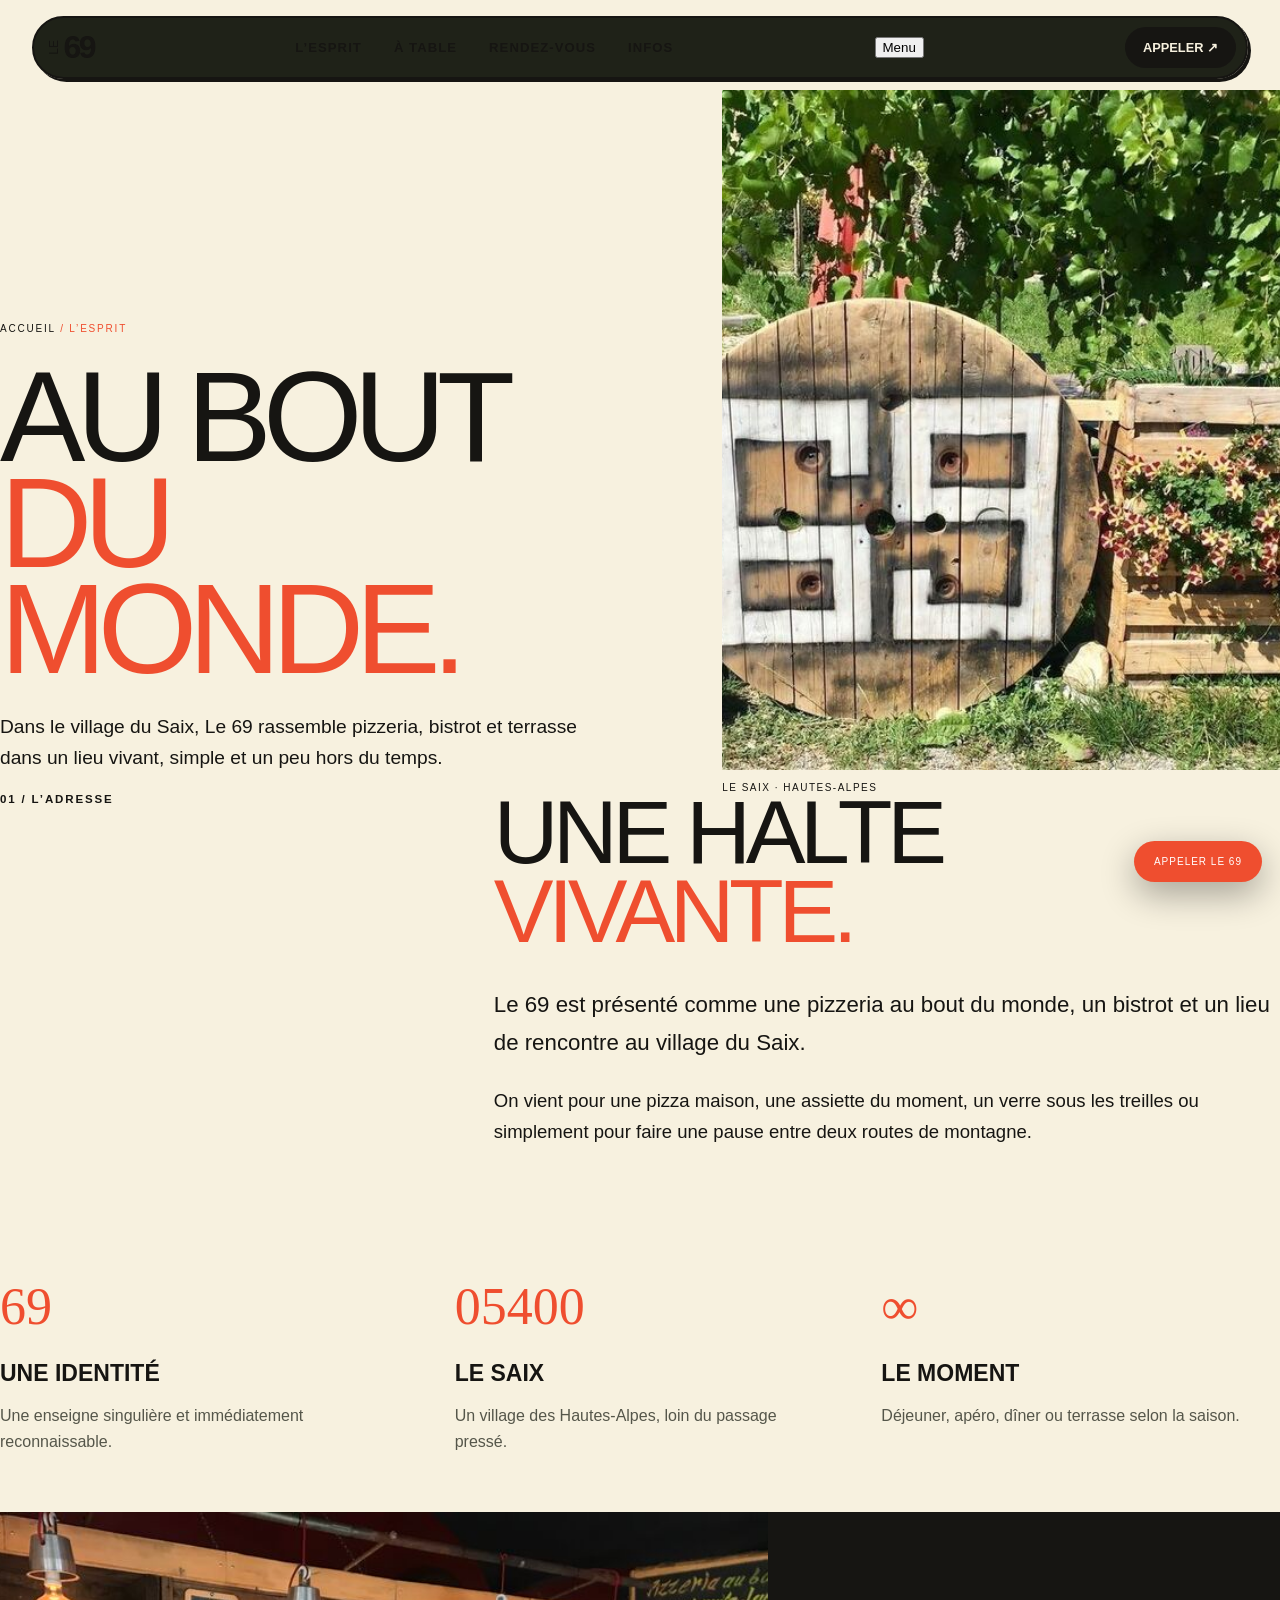
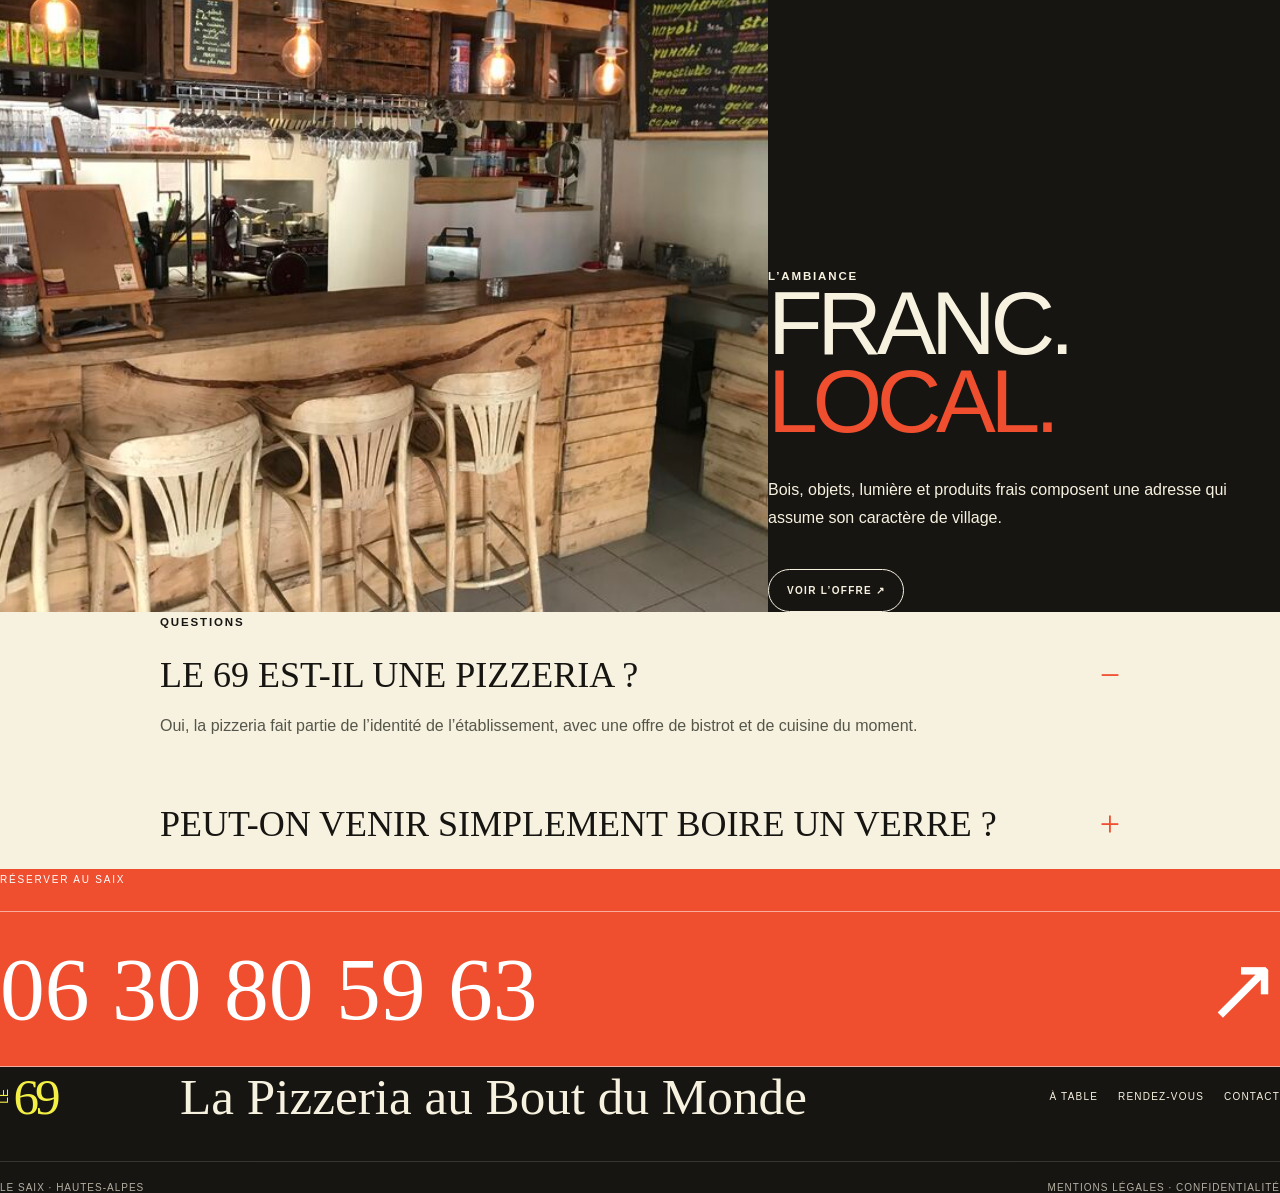
<file: le-lieu.html>
<!doctype html><html lang="fr"><head><meta charset="utf-8"><meta name="viewport" content="width=device-width,initial-scale=1"><meta name="description" content="L'esprit du 69, pizzeria, bistrot et lieu de rencontre au Saix."><title>L’esprit — Le 69</title><link rel="stylesheet" href="styles.css"><link rel="stylesheet" href="pages.css"></head><body class="inner"><header class="nav-wrap"><a class="brand" href="index.html"><span>LE</span><strong>69</strong></a><nav><a href="le-lieu.html" aria-current="page">L’esprit</a><a href="la-carte.html">À table</a><a href="evenements.html">Rendez-vous</a><a href="infos-pratiques.html">Infos</a></nav><button class="mobile-menu" aria-expanded="false">Menu</button><a class="nav-cta" href="tel:+33630805963">Appeler ↗</a></header><main class="inner-main"><section class="inner-hero"><div class="inner-hero-copy"><div class="crumb"><a href="index.html">Accueil</a> / L’esprit</div><h1>Au bout<br><em>du monde.</em></h1><p>Dans le village du Saix, Le 69 rassemble pizzeria, bistrot et terrasse dans un lieu vivant, simple et un peu hors du temps.</p></div><figure><img src="assets/le69-01.jpg" alt="Extérieur et décoration du 69"><figcaption>Le Saix · Hautes-Alpes</figcaption></figure></section><section class="content-section"><div class="section-grid"><span class="section-number">01 / L’ADRESSE</span><div><h2>Une halte<br><em>vivante.</em></h2><div class="rich-copy"><p>Le 69 est présenté comme une pizzeria au bout du monde, un bistrot et un lieu de rencontre au village du Saix.</p><p>On vient pour une pizza maison, une assiette du moment, un verre sous les treilles ou simplement pour faire une pause entre deux routes de montagne.</p></div></div></div><div class="fact-grid"><article class="fact"><b>69</b><h3>Une identité</h3><p>Une enseigne singulière et immédiatement reconnaissable.</p></article><article class="fact"><b>05400</b><h3>Le Saix</h3><p>Un village des Hautes-Alpes, loin du passage pressé.</p></article><article class="fact"><b>∞</b><h3>Le moment</h3><p>Déjeuner, apéro, dîner ou terrasse selon la saison.</p></article></div></section><section class="photo-split"><figure><img src="assets/le69-02.jpg" alt="Comptoir chaleureux du 69"></figure><div class="split-copy"><span class="section-number">L’AMBIANCE</span><h2>Franc.<br><em>Local.</em></h2><p>Bois, objets, lumière et produits frais composent une adresse qui assume son caractère de village.</p><a class="button" href="la-carte.html">Voir l’offre ↗</a></div></section><section class="content-section"><div class="faq"><span class="section-number">QUESTIONS</span><details open><summary>Le 69 est-il une pizzeria ?</summary><p>Oui, la pizzeria fait partie de l’identité de l’établissement, avec une offre de bistrot et de cuisine du moment.</p></details><details><summary>Peut-on venir simplement boire un verre ?</summary><p>Le lieu se présente aussi comme un bistrot et un espace de rencontre. Les horaires et la disponibilité évoluent selon la saison.</p></details></div></section><section class="cta-strip"><small>Réserver au Saix</small><a href="tel:+33630805963">06 30 80 59 63 <span>↗</span></a></section></main><footer class="inner-footer"><div class="inner-footer-top"><a class="brand footer-brand" href="index.html"><span>LE</span><strong>69</strong></a><strong>La Pizzeria au Bout du Monde</strong><nav><a href="la-carte.html">À table</a><a href="evenements.html">Rendez-vous</a><a href="contact.html">Contact</a></nav></div><div class="inner-footer-bottom"><span>Le Saix · Hautes-Alpes</span><span><a href="mentions-legales.html">Mentions légales</a> · <a href="confidentialite.html">Confidentialité</a></span></div></footer><a class="sticky-phone" href="tel:+33630805963">Appeler Le 69</a><script src="pages.js"></script></body></html>
</file>
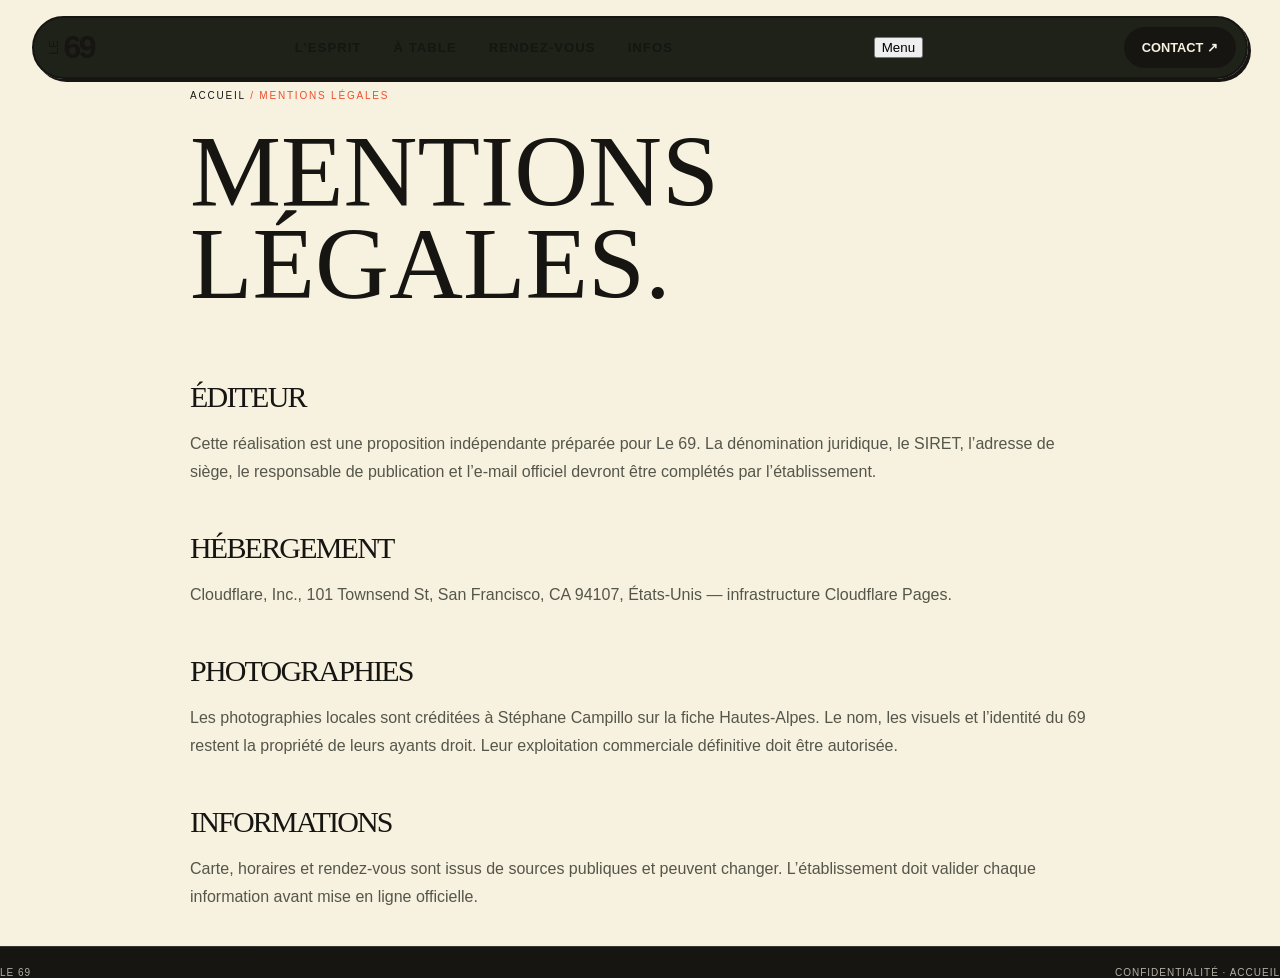
<file: mentions-legales.html>
<!doctype html><html lang="fr"><head><meta charset="utf-8"><meta name="viewport" content="width=device-width,initial-scale=1"><meta name="robots" content="noindex"><title>Mentions légales — Le 69</title><link rel="stylesheet" href="styles.css"><link rel="stylesheet" href="pages.css"></head><body class="inner"><header class="nav-wrap"><a class="brand" href="index.html"><span>LE</span><strong>69</strong></a><nav><a href="le-lieu.html">L’esprit</a><a href="la-carte.html">À table</a><a href="evenements.html">Rendez-vous</a><a href="infos-pratiques.html">Infos</a></nav><button class="mobile-menu" aria-expanded="false">Menu</button><a class="nav-cta" href="contact.html">Contact ↗</a></header><main class="inner-main"><section class="content-section legal"><div class="crumb"><a href="index.html">Accueil</a> / Mentions légales</div><h1>Mentions<br>légales.</h1><h2>Éditeur</h2><p>Cette réalisation est une proposition indépendante préparée pour Le 69. La dénomination juridique, le SIRET, l’adresse de siège, le responsable de publication et l’e-mail officiel devront être complétés par l’établissement.</p><h2>Hébergement</h2><p>Cloudflare, Inc., 101 Townsend St, San Francisco, CA 94107, États-Unis — infrastructure Cloudflare Pages.</p><h2>Photographies</h2><p>Les photographies locales sont créditées à Stéphane Campillo sur la fiche Hautes-Alpes. Le nom, les visuels et l’identité du 69 restent la propriété de leurs ayants droit. Leur exploitation commerciale définitive doit être autorisée.</p><h2>Informations</h2><p>Carte, horaires et rendez-vous sont issus de sources publiques et peuvent changer. L’établissement doit valider chaque information avant mise en ligne officielle.</p></section></main><footer class="inner-footer"><div class="inner-footer-bottom"><span>Le 69</span><span><a href="confidentialite.html">Confidentialité</a> · <a href="index.html">Accueil</a></span></div></footer><script src="pages.js"></script></body></html>
</file>
<file: styles.css>
:root {
  --acid: #f3ef45;
  --tomato: #ef4e2f;
  --ink: #161512;
  --cream: #f7f1df;
  --pink: #f2a4bd;
  --line: 2px solid var(--ink);
  --display: "Bowlby One SC", Impact, sans-serif;
  --body: "DM Sans", Arial, sans-serif;
}
* {
  box-sizing: border-box;
}
html {
  scroll-behavior: smooth;
}
body {
  margin: 0;
  background: var(--cream);
  color: var(--ink);
  font-family: var(--body);
  overflow-x: hidden;
}
body.loading {
  overflow: hidden;
}
a {
  color: inherit;
  text-decoration: none;
}
img {
  display: block;
  width: 100%;
  height: 100%;
  object-fit: cover;
}
::selection {
  background: var(--tomato);
  color: #fff;
}
.loader {
  position: fixed;
  inset: 0;
  z-index: 9999;
  background: var(--acid);
  display: grid;
  place-items: center;
  transition: transform 0.8s cubic-bezier(0.77, 0, 0.18, 1);
  transform-origin: top;
}
.loader span {
  font: clamp(6rem, 20vw, 16rem)/1 var(--display);
  animation: loaderPulse 0.6s infinite alternate;
}
.loader i {
  position: absolute;
  bottom: 10%;
  width: 180px;
  height: 4px;
  background: var(--ink);
  transform-origin: left;
  animation: loadBar 1.2s ease both;
}
.loader.done {
  transform: translateY(-105%);
}
@keyframes loaderPulse {
  to {
    transform: rotate(-5deg) scale(1.04);
  }
}
@keyframes loadBar {
  from {
    transform: scaleX(0);
  }
  to {
    transform: scaleX(1);
  }
}
.cursor {
  position: fixed;
  z-index: 9998;
  left: 0;
  top: 0;
  width: 18px;
  height: 18px;
  border-radius: 50%;
  background: var(--tomato);
  pointer-events: none;
  mix-blend-mode: multiply;
  transform: translate(-50%, -50%);
  transition:
    width 0.2s,
    height 0.2s;
  display: none;
}
@media (pointer: fine) {
  .cursor {
    display: block;
  }
  body {
    cursor: none;
  }
  a {
    cursor: none;
  }
  .cursor.active {
    width: 54px;
    height: 54px;
  }
}
.nav-wrap {
  position: fixed;
  z-index: 100;
  top: 16px;
  left: 2.5vw;
  right: 2.5vw;
  display: flex;
  align-items: center;
  justify-content: space-between;
  padding: 9px 10px 9px 16px;
  border: var(--line);
  border-radius: 999px;
  background: rgba(247, 241, 223, 0.9);
  backdrop-filter: blur(12px);
  box-shadow: 3px 3px 0 var(--ink);
}
.brand {
  display: flex;
  align-items: center;
  gap: 4px;
  font-family: var(--display);
  line-height: 0.8;
}
.brand span {
  font-size: 0.75rem;
  writing-mode: vertical-rl;
  transform: rotate(180deg);
}
.brand strong {
  font-size: 2rem;
  letter-spacing: -0.08em;
}
.nav-wrap nav {
  display: flex;
  gap: 2rem;
  font-size: 0.82rem;
  font-weight: 700;
  text-transform: uppercase;
  letter-spacing: 0.08em;
}
.nav-wrap nav a {
  position: relative;
}
.nav-wrap nav a:after {
  content: "";
  position: absolute;
  left: 0;
  right: 0;
  bottom: -5px;
  height: 2px;
  background: var(--tomato);
  transform: scaleX(0);
  transition: 0.25s;
}
.nav-wrap nav a:hover:after {
  transform: scaleX(1);
}
.nav-cta {
  background: var(--ink);
  color: var(--cream);
  border-radius: 999px;
  padding: 13px 18px;
  font-weight: 700;
  font-size: 0.8rem;
  text-transform: uppercase;
}
.nav-cta span,
.button span,
.final-cta a span {
  display: inline-block;
  transition: transform 0.25s;
}
.nav-cta:hover span,
.button:hover span,
.final-cta a:hover span {
  transform: translate(4px, -4px);
}
.hero {
  position: relative;
  min-height: 100svh;
  padding: 150px 4vw 70px;
  background: var(--acid);
  border-bottom: var(--line);
  overflow: hidden;
}
.sun {
  position: absolute;
  width: 55vw;
  height: 55vw;
  border-radius: 50%;
  border: 2px solid rgba(22, 21, 18, 0.2);
  right: -18vw;
  top: -16vw;
  box-shadow:
    0 0 0 45px rgba(22, 21, 18, 0.04),
    0 0 0 90px rgba(22, 21, 18, 0.04);
}
.eyebrow {
  position: relative;
  margin: 0 0 18px 1vw;
  font-weight: 700;
  text-transform: uppercase;
  letter-spacing: 0.18em;
  font-size: 0.72rem;
}
.hero h1 {
  position: relative;
  z-index: 2;
  margin: 0;
  font: clamp(3.8rem, 10.6vw, 10.8rem)/0.79 var(--display);
  letter-spacing: -0.055em;
  text-transform: uppercase;
}
.hero h1 .line {
  display: block;
}
.line-one {
  transform: translateX(-0.5vw);
}
.line-two {
  color: var(--tomato);
  -webkit-text-stroke: 2px var(--ink);
  transform: translateX(8vw);
}
.line-three {
  transform: translateX(1.5vw);
}
.asterisk {
  font-family: var(--body);
  font-size: 0.38em;
  vertical-align: top;
  margin-left: 1vw;
  display: inline-block;
  animation: spin 10s linear infinite;
}
@keyframes spin {
  to {
    transform: rotate(360deg);
  }
}
.hero-orbit {
  position: absolute;
  z-index: 3;
  width: clamp(170px, 18vw, 280px);
  aspect-ratio: 1;
  right: 8vw;
  top: 24%;
  border-radius: 50%;
  display: grid;
  place-items: center;
  filter: drop-shadow(7px 8px 0 rgba(22, 21, 18, 0.9));
}
.logo-disc {
  position: absolute;
  inset: 16%;
  border: var(--line);
  border-radius: 50%;
  overflow: hidden;
  background: white;
}
.logo-disc img {
  filter: contrast(1.1);
  transform: scale(1.35);
}
.orbit-copy {
  position: absolute;
  inset: 0;
  font-size: 11px;
  font-weight: 700;
  letter-spacing: 0.12em;
  border: 2px dashed var(--ink);
  border-radius: 50%;
  animation: spin 16s linear infinite;
  color: transparent;
}
.orbit-copy:after {
  content: "69 · 69 · 69 · 69";
  color: var(--ink);
  position: absolute;
  inset: 0;
  display: grid;
  place-items: center;
  font: 1.3rem var(--display);
  word-spacing: 2.1rem;
}
.hero-photo {
  position: absolute;
  z-index: 4;
  right: 5vw;
  bottom: -7vh;
  width: clamp(190px, 24vw, 370px);
  aspect-ratio: 4/5;
  margin: 0;
  background: var(--cream);
  padding: 10px 10px 42px;
  border: var(--line);
  transform: rotate(5deg);
  box-shadow: 7px 7px 0 var(--ink);
}
.hero-photo img {
  filter: saturate(0.9) contrast(1.06);
}
.hero-photo figcaption {
  position: absolute;
  bottom: 12px;
  left: 14px;
  font-size: 0.72rem;
  text-transform: uppercase;
  font-weight: 700;
  letter-spacing: 0.08em;
}
.hero-note {
  position: absolute;
  left: 5vw;
  bottom: 7vh;
  display: flex;
  align-items: flex-start;
  gap: 10px;
  transform: rotate(-5deg);
  font: 700 1rem/1.2 var(--body);
}
.hero-note p {
  margin: 0;
}
.hand-arrow {
  font: 2rem/1 serif;
}
.scroll-hint {
  position: absolute;
  left: 50%;
  bottom: 24px;
  display: flex;
  align-items: center;
  gap: 12px;
  font-size: 0.7rem;
  font-weight: 700;
  text-transform: uppercase;
  letter-spacing: 0.15em;
}
.scroll-hint i {
  width: 38px;
  height: 2px;
  background: var(--ink);
  position: relative;
}
.scroll-hint i:after {
  content: "";
  position: absolute;
  right: 0;
  top: -3px;
  width: 7px;
  height: 7px;
  border-right: 2px solid;
  border-bottom: 2px solid;
  transform: rotate(-45deg);
}
.ticker {
  overflow: hidden;
  background: var(--tomato);
  color: var(--cream);
  border-bottom: var(--line);
  padding: 15px 0;
}
.ticker-track {
  display: flex;
  width: max-content;
  align-items: center;
  gap: 25px;
  animation: ticker 25s linear infinite;
  font: 1.25rem var(--display);
}
.ticker-track b {
  font-size: 1.5rem;
  color: var(--acid);
}
@keyframes ticker {
  to {
    transform: translateX(-50%);
  }
}
.manifesto {
  position: relative;
  min-height: 950px;
  padding: 120px 5vw;
  display: grid;
  grid-template-columns: 1fr 2fr;
  gap: 4vw;
  background: var(--cream);
  overflow: hidden;
}
.manifesto-label,
.section-number {
  font-size: 0.72rem;
  font-weight: 700;
  text-transform: uppercase;
  letter-spacing: 0.16em;
}
.manifesto-label span {
  display: inline-grid;
  place-items: center;
  width: 36px;
  height: 36px;
  border: 1px solid;
  border-radius: 50%;
  margin-right: 10px;
}
.manifesto-copy {
  position: relative;
  z-index: 2;
}
.kicker {
  max-width: 900px;
  margin: 0;
  font: clamp(3.2rem, 7vw, 7.8rem)/0.95 var(--display);
  letter-spacing: -0.045em;
  text-transform: uppercase;
}
.body-copy {
  max-width: 560px;
  margin: 45px 0 0 auto;
  font-size: clamp(1.05rem, 1.5vw, 1.35rem);
  line-height: 1.55;
}
.photo-stack {
  position: absolute;
  left: 5vw;
  bottom: 70px;
  width: 48vw;
  height: 360px;
}
.photo-card {
  position: absolute;
  margin: 0;
  padding: 8px 8px 34px;
  background: white;
  border: var(--line);
  box-shadow: 6px 6px 0 var(--ink);
}
.photo-card figcaption {
  position: absolute;
  left: 12px;
  bottom: 9px;
  font-size: 0.7rem;
  text-transform: uppercase;
  font-weight: 700;
}
.card-a {
  left: 0;
  bottom: 0;
  width: 45%;
  height: 260px;
  transform: rotate(-6deg);
}
.card-b {
  left: 35%;
  bottom: 20px;
  width: 42%;
  height: 310px;
  transform: rotate(4deg);
}
.sticker {
  position: absolute;
  z-index: 3;
  display: grid;
  place-items: center;
  text-align: center;
  border: var(--line);
  background: var(--pink);
  border-radius: 50%;
  font: 1rem/1 var(--display);
  width: 110px;
  aspect-ratio: 1;
  right: 7%;
  top: -15px;
  transform: rotate(12deg);
  animation: float 3s ease-in-out infinite alternate;
}
@keyframes float {
  to {
    transform: rotate(5deg) translateY(-12px);
  }
}
.menu-section {
  padding: 120px 4vw;
  background: var(--ink);
  color: var(--cream);
  overflow: hidden;
}
.menu-heading {
  display: grid;
  grid-template-columns: 0.6fr 1.5fr 1fr;
  gap: 4vw;
  align-items: start;
}
.menu-heading h2 {
  margin: 0;
  font: clamp(4rem, 8vw, 9rem)/0.8 var(--display);
  text-transform: uppercase;
  letter-spacing: -0.05em;
}
.menu-heading h2 em {
  color: var(--acid);
  font-style: normal;
}
.menu-heading > p {
  margin-top: 20px;
  line-height: 1.6;
  max-width: 380px;
}
.menu-grid {
  margin-top: 90px;
  display: grid;
  grid-template-columns: repeat(3, 1fr);
  gap: 18px;
}
.menu-card {
  position: relative;
  min-height: 480px;
  padding: 25px;
  border: 2px solid var(--cream);
  display: flex;
  flex-direction: column;
  transition:
    transform 0.35s cubic-bezier(0.2, 0.8, 0.2, 1),
    box-shadow 0.35s;
}
.menu-card:hover {
  transform: translateY(-12px) rotate(-1deg);
  box-shadow: 8px 8px 0 var(--acid);
}
.menu-card.tomato {
  background: var(--tomato);
}
.menu-card.cream {
  background: var(--cream);
  color: var(--ink);
}
.menu-card.ink {
  background: #24231f;
}
.menu-index {
  align-self: flex-end;
  font-weight: 700;
}
.menu-icon {
  height: 175px;
  display: grid;
  place-items: center;
  margin: 20px 0;
}
.pizza-icon {
  position: relative;
  width: 170px;
  height: 170px;
  border: 3px solid;
  border-radius: 50%;
  margin-inline: auto;
  animation: spin 20s linear infinite;
}
.pizza-icon:before,
.pizza-icon:after,
.pizza-icon i {
  content: "";
  position: absolute;
  width: 24px;
  height: 24px;
  border: 2px solid;
  border-radius: 50%;
}
.pizza-icon:before {
  left: 36px;
  top: 34px;
}
.pizza-icon:after {
  right: 30px;
  bottom: 40px;
}
.pizza-icon i:nth-child(1) {
  right: 34px;
  top: 27px;
}
.pizza-icon i:nth-child(2) {
  left: 43px;
  bottom: 28px;
}
.pizza-icon i:nth-child(3) {
  left: 73px;
  top: 70px;
}
.sun-icon {
  font-size: 9rem;
  animation: spin 14s linear infinite;
}
.glass-icon {
  font: 7rem var(--display);
  -webkit-text-stroke: 2px var(--acid);
  color: transparent;
}
.menu-card h3 {
  margin: auto 0 12px;
  font: 2rem var(--display);
  text-transform: uppercase;
}
.menu-card p {
  line-height: 1.5;
  min-height: 72px;
}
.mini-label {
  padding-top: 18px;
  border-top: 1px solid currentColor;
  font-size: 0.7rem;
  font-weight: 700;
  text-transform: uppercase;
  letter-spacing: 0.14em;
}
.food-ribbon {
  display: grid;
  grid-template-columns: 1fr 1.3fr 1fr;
  align-items: center;
  gap: 3vw;
  margin-top: 130px;
}
.food-ribbon figure {
  height: 340px;
  margin: 0;
  border: 2px solid var(--cream);
  padding: 8px;
}
.food-ribbon figure:first-child {
  transform: rotate(-6deg);
}
.food-ribbon figure:last-child {
  transform: rotate(5deg);
}
.food-ribbon p {
  text-align: center;
  font: clamp(2.2rem, 4vw, 5rem)/1 var(--display);
  text-transform: uppercase;
  color: var(--acid);
}
.ritual {
  height: 800px;
  position: relative;
  background: var(--pink);
  display: grid;
  place-items: center;
  overflow: hidden;
  border-block: var(--line);
}
.giant-six,
.giant-nine {
  position: absolute;
  font: 70vw/0.7 var(--display);
  color: transparent;
  -webkit-text-stroke: 2px rgba(22, 21, 18, 0.28);
}
.giant-six {
  left: -12vw;
  top: 0;
}
.giant-nine {
  right: -10vw;
  bottom: -10vw;
}
.ritual-card {
  position: relative;
  z-index: 2;
  width: min(680px, 88vw);
  padding: 60px;
  text-align: center;
  background: var(--cream);
  border: var(--line);
  box-shadow: 12px 12px 0 var(--ink);
  transform: rotate(-2deg);
}
.ritual-card h2 {
  font: clamp(2.4rem, 5vw, 4.7rem)/1 var(--display);
  text-transform: uppercase;
  margin: 24px 0;
}
.ritual-card h2 span {
  color: var(--tomato);
}
.ritual-card > p:not(.section-number) {
  max-width: 470px;
  margin: 0 auto 30px;
  line-height: 1.6;
}
.button {
  display: inline-block;
  background: var(--ink);
  color: var(--cream);
  padding: 17px 22px;
  border-radius: 999px;
  font-weight: 700;
  text-transform: uppercase;
  font-size: 0.78rem;
}
.info-section {
  padding: 120px 4vw;
  background: var(--acid);
}
.info-title {
  display: flex;
  justify-content: space-between;
  gap: 4vw;
  align-items: start;
}
.info-title h2 {
  margin: 0;
  font: clamp(3.5rem, 7.5vw, 8rem)/0.9 var(--display);
  text-transform: uppercase;
  text-align: right;
}
.info-title em {
  font-style: normal;
  color: var(--tomato);
  -webkit-text-stroke: 1px var(--ink);
}
.info-panels {
  display: grid;
  grid-template-columns: repeat(3, 1fr);
  margin-top: 80px;
  border: var(--line);
}
.info-panel {
  min-height: 340px;
  padding: 28px;
  display: flex;
  flex-direction: column;
  border-right: var(--line);
  background: var(--cream);
}
.info-panel:last-child {
  border: 0;
}
.info-panel > span {
  font-size: 0.7rem;
  text-transform: uppercase;
  letter-spacing: 0.15em;
  font-weight: 700;
}
.info-panel h3 {
  font: clamp(2rem, 3.5vw, 3.8rem)/1 var(--display);
  text-transform: uppercase;
  margin: auto 0;
}
.info-panel a {
  font-weight: 700;
  text-decoration: underline;
  text-underline-offset: 4px;
}
.info-panel p {
  max-width: 250px;
  font-size: 0.9rem;
}
.info-panel.red {
  background: var(--tomato);
  color: var(--cream);
}
.final-cta {
  min-height: 620px;
  background: var(--tomato);
  color: var(--cream);
  display: flex;
  flex-direction: column;
  align-items: center;
  justify-content: center;
  text-align: center;
  position: relative;
  overflow: hidden;
}
.final-spin {
  position: absolute;
  font: 34vw/1 var(--display);
  color: transparent;
  -webkit-text-stroke: 2px rgba(247, 241, 223, 0.22);
  animation: spin 30s linear infinite;
}
.final-cta p {
  position: relative;
  margin: 0 0 35px;
  font: clamp(3rem, 7vw, 7rem)/0.9 var(--display);
  text-transform: uppercase;
}
.final-cta a {
  position: relative;
  background: var(--acid);
  color: var(--ink);
  border: var(--line);
  border-radius: 999px;
  padding: 18px 28px;
  font-weight: 700;
  box-shadow: 5px 5px 0 var(--ink);
}
footer {
  background: var(--ink);
  color: var(--cream);
  padding: 50px 4vw;
  display: grid;
  grid-template-columns: auto 1fr 2fr auto;
  gap: 30px;
  align-items: end;
  font-size: 0.78rem;
}
.footer-brand {
  color: var(--acid);
}
footer p {
  margin: 0;
}
.disclaimer {
  opacity: 0.55;
  text-align: center;
}
footer > a:last-child {
  text-decoration: underline;
}
.reveal {
  opacity: 0;
  transform: translateY(50px);
  transition:
    opacity 0.9s ease,
    transform 0.9s cubic-bezier(0.2, 0.7, 0.2, 1);
}
.reveal.visible {
  opacity: 1;
  transform: none;
}
@media (max-width: 900px) {
  .nav-wrap nav {
    display: none;
  }
  .hero {
    padding-top: 130px;
    min-height: 950px;
  }
  .hero h1 {
    font-size: 15vw;
    line-height: 0.86;
  }
  .line-two {
    transform: translateX(2vw);
  }
  .hero-orbit {
    right: 7vw;
    top: 47%;
    width: 190px;
  }
  .hero-photo {
    width: 220px;
    bottom: 4vh;
  }
  .hero-note {
    bottom: 22vh;
  }
  .manifesto {
    grid-template-columns: 1fr;
    min-height: 1150px;
    padding-top: 90px;
  }
  .manifesto-copy {
    margin-top: 25px;
  }
  .body-copy {
    margin-left: 0;
  }
  .photo-stack {
    width: 90vw;
  }
  .menu-heading {
    grid-template-columns: 1fr;
  }
  .menu-heading h2 {
    font-size: 17vw;
  }
  .menu-grid {
    grid-template-columns: 1fr;
  }
  .menu-card {
    min-height: 420px;
  }
  .food-ribbon {
    grid-template-columns: 1fr;
  }
  .food-ribbon figure {
    height: 420px;
  }
  .ritual {
    height: 700px;
  }
  .ritual-card {
    padding: 42px 24px;
  }
  .info-title {
    display: block;
  }
  .info-title h2 {
    text-align: left;
    margin-top: 25px;
  }
  .info-panels {
    grid-template-columns: 1fr;
  }
  .info-panel {
    border-right: 0;
    border-bottom: var(--line);
    min-height: 280px;
  }
  .final-cta {
    min-height: 500px;
  }
  footer {
    grid-template-columns: 1fr 1fr;
  }
  .disclaimer {
    text-align: left;
  }
}
@media (max-width: 560px) {
  .nav-wrap {
    top: 9px;
    left: 3vw;
    right: 3vw;
  }
  .nav-cta {
    padding: 11px 14px;
  }
  .hero {
    padding-inline: 5vw;
    min-height: 820px;
  }
  .hero h1 {
    font-size: 16vw;
  }
  .hero-orbit {
    top: 43%;
    right: 5vw;
    width: 150px;
  }
  .hero-photo {
    width: 170px;
    height: 220px;
    right: 7vw;
    bottom: 5vh;
  }
  .hero-note {
    left: 6vw;
    bottom: 18vh;
    font-size: 0.82rem;
  }
  .scroll-hint {
    left: 6vw;
  }
  .manifesto {
    padding-inline: 6vw;
    min-height: 1050px;
  }
  .kicker {
    font-size: 12.5vw;
  }
  .photo-stack {
    left: 4vw;
    height: 320px;
  }
  .card-a {
    width: 56%;
    height: 220px;
  }
  .card-b {
    left: 42%;
    width: 50%;
    height: 260px;
  }
  .sticker {
    width: 85px;
  }
  .menu-section,
  .info-section {
    padding-inline: 5vw;
  }
  .food-ribbon figure {
    height: 300px;
  }
  .ritual-card h2 {
    font-size: 9vw;
  }
  .info-title h2 {
    font-size: 12vw;
  }
  .info-panel h3 {
    font-size: 10vw;
  }
  .final-cta p {
    font-size: 12vw;
  }
  footer {
    grid-template-columns: 1fr;
  }
  .disclaimer {
    order: 4;
  }
}
@media (prefers-reduced-motion: reduce) {
  html {
    scroll-behavior: auto;
  }
  *,
  *:before,
  *:after {
    animation-duration: 0.01ms !important;
    animation-iteration-count: 1 !important;
    transition-duration: 0.01ms !important;
  }
  .reveal {
    opacity: 1;
    transform: none;
  }
}
main > section {
  animation: pizza-pop 0.9s cubic-bezier(0.2, 0.75, 0.2, 1) both;
}
main > section:nth-child(2) {
  animation-delay: 0.1s;
}
main > section:nth-child(3) {
  animation-delay: 0.2s;
}
main > section:nth-child(4) {
  animation-delay: 0.3s;
}
a,
button {
  transition:
    transform 0.25s ease,
    opacity 0.25s ease;
}
a:hover,
button:hover {
  transform: translateY(-2px);
}
@keyframes pizza-pop {
  from {
    opacity: 0;
    transform: translateY(28px);
  }
  to {
    opacity: 1;
    transform: none;
  }
}
@media (prefers-reduced-motion: reduce) {
  main > section {
    animation: none !important;
  }
  a,
  button {
    transition: none;
  }
}
/* Scroll-driven reveal pattern adapted from https://codepen.io/oscar-jite/pen/qBzwOVq and the IntersectionObserver API. */
@supports (animation-timeline: view()) {
  main > section {
    animation-timeline: view(block);
    animation-range: entry 0% cover 34%;
    animation-iteration-count: 1;
  }
}
.site-details {
  position: relative;
  z-index: 2;
  padding: clamp(4.5rem, 9vw, 10rem) clamp(1.25rem, 7vw, 7rem);
  background: #171a19;
  color: #f7f1e5;
  overflow: hidden;
}
.site-details:before {
  content: "";
  position: absolute;
  width: 45vw;
  height: 45vw;
  border: 1px solid #ffffff25;
  border-radius: 50%;
  right: -15vw;
  top: -20vw;
  animation: details-orbit 18s linear infinite;
}
.site-details-inner {
  position: relative;
  max-width: 1200px;
  margin: auto;
}
.site-details-kicker {
  font:
    10px/1.2 ui-monospace,
    monospace;
  letter-spacing: 0.18em;
  text-transform: uppercase;
  color: var(--accent, #e16b45);
  margin: 0 0 1.5rem;
}
.site-details h2 {
  font:
    clamp(2.8rem, 6vw, 7rem)/0.82 Georgia,
    serif;
  letter-spacing: -0.07em;
  margin: 0 0 1rem;
}
.site-details h2 em {
  font-style: italic;
  color: var(--accent, #e16b45);
}
.site-details-intro {
  font-size: clamp(1rem, 1.4vw, 1.3rem);
  line-height: 1.7;
  max-width: 720px;
  color: #d5d0c6;
}
.site-details-grid {
  display: grid;
  grid-template-columns: repeat(4, 1fr);
  gap: 1px;
  margin-top: 3.5rem;
  border: 1px solid #ffffff26;
  background: #ffffff26;
}
.site-details-card {
  min-height: 185px;
  padding: 1.5rem;
  background: #171a19;
}
.site-details-card small {
  display: block;
  font:
    10px ui-monospace,
    monospace;
  letter-spacing: 0.15em;
  text-transform: uppercase;
  color: var(--accent, #e16b45);
  margin-bottom: 1.5rem;
}
.site-details-card strong {
  display: block;
  font:
    1.45rem Georgia,
    serif;
  margin-bottom: 0.7rem;
}
.site-details-card p {
  margin: 0;
  color: #c5c0b7;
  line-height: 1.6;
  font-size: 0.9rem;
}
.site-details-card a {
  text-decoration: underline;
  text-underline-offset: 4px;
}
.site-details-actions {
  display: flex;
  flex-wrap: wrap;
  gap: 0.8rem;
  margin-top: 2.2rem;
}
.site-details-actions a {
  display: inline-flex;
  padding: 0.9rem 1.1rem;
  border: 1px solid #ffffff55;
  font:
    10px ui-monospace,
    monospace;
  letter-spacing: 0.13em;
  text-transform: uppercase;
  transition:
    transform 0.25s,
    background 0.25s;
}
.site-details-actions a:hover {
  background: var(--accent, #e16b45);
  transform: translateY(-3px);
}
footer {
  position: relative;
  display: block;
}
.footer-local {
  display: grid;
  grid-template-columns: 1fr 1fr 1fr;
  gap: 1.5rem;
  width: 100%;
  padding: 1.5rem 0;
  border-top: 1px solid currentColor;
  border-bottom: 1px solid currentColor;
  margin-bottom: 1.5rem;
  font-size: 0.8rem;
  line-height: 1.6;
}
.footer-local strong {
  display: block;
  font-size: 0.65rem;
  letter-spacing: 0.14em;
  text-transform: uppercase;
  margin-bottom: 0.35rem;
}
.footer-local a {
  text-decoration: underline;
  text-underline-offset: 3px;
}
@keyframes details-orbit {
  to {
    transform: rotate(360deg);
  }
}
@media (max-width: 800px) {
  .site-details-grid {
    grid-template-columns: 1fr 1fr;
  }
  .site-details-card {
    min-height: 155px;
  }
  .footer-local {
    grid-template-columns: 1fr;
  }
  .site-details {
    padding: 4.5rem 7vw;
  }
}
@media (max-width: 520px) {
  .site-details-grid {
    grid-template-columns: 1fr;
  }
  .site-details-card {
    min-height: 0;
  }
  .site-details h2 {
    font-size: 14vw;
  }
}
@media (prefers-reduced-motion: reduce) {
  .site-details:before {
    animation: none;
  }
  .site-details-actions a {
    transition: none;
  }
}
</file>
<file: complete.css>
.mobile-call{position:fixed;right:18px;bottom:18px;z-index:90;background:var(--red,#e95235);color:#fff;border-radius:99px;padding:15px 20px;text-transform:uppercase;font:10px 'DM Sans',sans-serif;letter-spacing:.1em;box-shadow:0 12px 35px #0005}@media(max-width:900px){.mobile-call{left:15px;right:15px;text-align:center}footer{padding-bottom:90px}}
</file>
<file: pages.css>
.inner{background:var(--cream);color:var(--ink)}.inner .nav-wrap{background:rgba(24,27,18,.97);mix-blend-mode:normal}.inner-main{padding-top:90px}.inner-hero{min-height:76svh;background:var(--cream);padding:clamp(130px,15vw,220px) var(--pad) 70px;display:grid;grid-template-columns:1fr .9fr;gap:8vw;align-items:end;overflow:hidden}.inner-hero-copy .section-number,.crumb{font-size:10px;letter-spacing:.18em;text-transform:uppercase;color:var(--tomato)}.crumb a{color:var(--ink)}.inner-hero h1{font:clamp(72px,10vw,160px)/.83 'Bowlby One SC',sans-serif;text-transform:uppercase;letter-spacing:-.07em;margin:30px 0}.inner-hero h1 em{color:var(--tomato);font-style:normal}.inner-hero-copy>p{font-size:clamp(17px,1.5vw,22px);line-height:1.6;max-width:610px}.inner-hero figure{margin:0}.inner-hero figure img{height:min(58vw,680px);object-fit:cover}.inner-hero figcaption{font-size:10px;text-transform:uppercase;letter-spacing:.15em;margin-top:12px}.content-section{padding:clamp(90px,12vw,180px) var(--pad)}.section-grid{display:grid;grid-template-columns:.65fr 1.35fr;gap:9vw}.content-section h2,.split-copy h2,.contact-copy h2{font:clamp(50px,7vw,110px)/.88 'Bowlby One SC',sans-serif;letter-spacing:-.06em;text-transform:uppercase;margin:0 0 35px}.content-section h2 em,.split-copy h2 em,.contact-copy h2 em{font-style:normal;color:var(--tomato)}.rich-copy{font-size:clamp(17px,1.45vw,21px);line-height:1.72;max-width:800px}.rich-copy p:first-child{font-size:1.2em}.fact-grid{display:grid;grid-template-columns:repeat(3,1fr);border-top:1px solid var(--line);margin-top:80px}.fact{padding:30px 28px 40px 0;border-right:1px solid var(--line)}.fact+.fact{padding-left:28px}.fact:last-child{border:0}.fact b{font:52px 'Bowlby One SC';color:var(--tomato)}.fact h3{font-size:23px;text-transform:uppercase;margin:24px 0 12px}.fact p{line-height:1.65;color:#55564a}.photo-split{display:grid;grid-template-columns:1.2fr .8fr;min-height:700px;background:var(--ink);color:var(--cream)}.photo-split figure{margin:0}.photo-split img{height:100%;object-fit:cover}.split-copy{padding:70px var(--pad);align-self:end}.split-copy p{line-height:1.7}.offer-list{border-top:1px solid var(--line);margin-top:30px}.offer{display:grid;grid-template-columns:45px 1fr;gap:18px;padding:25px 0;border-bottom:1px solid var(--line)}.offer>span{font-size:20px;color:var(--tomato)}.offer h3{font-size:24px;text-transform:uppercase;margin:0 0 8px}.offer p{margin:0;line-height:1.6;color:#55564a}.button{display:inline-flex;border:1px solid currentColor;padding:15px 18px;margin-top:22px;text-transform:uppercase;font-size:10px;letter-spacing:.13em}.button:hover{background:var(--tomato);color:#fff;border-color:var(--tomato)}.gallery-wall{background:var(--ink);color:var(--cream);padding:clamp(90px,10vw,150px) var(--pad);display:grid;grid-template-columns:1fr 1fr;gap:24px}.gallery-wall figure{margin:0}.gallery-wall figure:first-child{grid-row:span 2}.gallery-wall img{height:100%;min-height:360px;object-fit:cover}.gallery-wall figure:first-child img{min-height:760px}.gallery-wall figcaption{font-size:10px;letter-spacing:.15em;text-transform:uppercase;margin-top:12px}.info-grid,.contact-grid{display:grid;grid-template-columns:.8fr 1.2fr;gap:8vw}.info-table{border-collapse:collapse;width:100%}.info-table th,.info-table td{text-align:left;vertical-align:top;border-bottom:1px solid var(--line);padding:22px 0}.info-table th{width:32%;font-size:10px;letter-spacing:.15em;text-transform:uppercase;color:var(--tomato)}.info-table td{line-height:1.65}.faq{max-width:960px;margin:auto}.faq details{padding:24px 0;border-top:1px solid var(--line)}.faq details:last-child{border-bottom:1px solid var(--line)}.faq summary{font:clamp(23px,3vw,36px) 'Bowlby One SC';text-transform:uppercase;cursor:pointer;list-style:none}.faq summary:after{content:'+';float:right;color:var(--tomato)}.faq details[open] summary:after{content:'−'}.faq details p{line-height:1.7;color:#55564a;max-width:760px}.cta-strip{background:var(--tomato);color:#fff;padding:clamp(70px,9vw,130px) var(--pad)}.cta-strip small{font-size:10px;letter-spacing:.18em;text-transform:uppercase}.cta-strip a{display:flex;justify-content:space-between;border-top:1px solid #fff8;border-bottom:1px solid #fff8;padding:25px 0;margin-top:24px;font:clamp(38px,7vw,100px) 'Bowlby One SC';text-transform:uppercase}.contact-card{background:#fff;padding:40px;box-shadow:0 25px 70px #1b1b1420}.contact-card span{font-size:10px;letter-spacing:.16em;color:var(--tomato)}.contact-card a{display:block;font:clamp(25px,3vw,42px) 'Bowlby One SC';padding:22px 0;border-bottom:1px solid var(--line)}.contact-card p{line-height:1.7;color:#55564a}.legal{max-width:900px;margin:auto}.legal h1{font:clamp(58px,8vw,110px)/.9 'Bowlby One SC';text-transform:uppercase;margin:25px 0 70px}.legal h2{font:30px 'Bowlby One SC';text-transform:uppercase;margin:45px 0 15px}.legal p{line-height:1.75;color:#55564a}.inner-footer{background:var(--ink);color:var(--cream);padding:55px var(--pad) 100px}.inner-footer-top{display:grid;grid-template-columns:140px 1fr auto;gap:40px;align-items:center}.inner-footer strong{font:clamp(28px,4vw,60px) 'Bowlby One SC'}.inner-footer nav{display:flex;gap:20px;flex-wrap:wrap;font-size:10px;letter-spacing:.12em;text-transform:uppercase}.inner-footer-bottom{border-top:1px solid #fff3;margin-top:35px;padding-top:20px;display:flex;justify-content:space-between;font-size:10px;letter-spacing:.1em;text-transform:uppercase;opacity:.7}.sticky-phone{position:fixed;right:18px;bottom:18px;z-index:90;background:var(--tomato);color:#fff;border-radius:99px;padding:15px 20px;text-transform:uppercase;font-size:10px;letter-spacing:.1em;box-shadow:0 12px 35px #0005}@media(max-width:900px){.inner-main{padding-top:76px}.inner-hero{grid-template-columns:1fr;padding-top:120px}.inner-hero figure{margin-top:40px}.inner-hero figure img{height:100vw}.section-grid,.info-grid,.contact-grid{grid-template-columns:1fr}.fact-grid{grid-template-columns:1fr}.fact{border-right:0;border-bottom:1px solid var(--line);padding-left:0!important}.photo-split{grid-template-columns:1fr}.photo-split figure{height:110vw}.gallery-wall{grid-template-columns:1fr}.gallery-wall figure:first-child{grid-row:auto}.gallery-wall img,.gallery-wall figure:first-child img{height:110vw;min-height:0}.inner-footer-top{grid-template-columns:100px 1fr}.inner-footer nav{grid-column:1/-1}.inner-footer-bottom{display:block}.inner-footer-bottom span{display:block;margin-top:10px}.sticky-phone{left:15px;right:15px;text-align:center}.mobile-menu{display:block}.inner .nav-wrap nav.open{display:flex;position:fixed;inset:0;background:var(--ink);z-index:80;flex-direction:column;align-items:center;justify-content:center;gap:25px;font-size:22px}.inner .nav-wrap nav.open a{font-size:22px}}
main>section{animation:69-page-rise .9s cubic-bezier(.2,.75,.2,1) both}main>section:nth-child(2){animation-delay:.1s}main>section:nth-child(3){animation-delay:.2s}main>section:nth-child(4){animation-delay:.3s}a,button{transition:transform .25s ease,opacity .25s ease}a:hover,button:hover{transform:translateY(-2px)}@keyframes 69-page-rise{from{opacity:0;transform:translateY(28px)}to{opacity:1;transform:none}}@media(prefers-reduced-motion:reduce){main>section{animation:none!important}a,button{transition:none}}
/* Scroll-driven reveal pattern adapted from https://codepen.io/oscar-jite/pen/qBzwOVq and the IntersectionObserver API. */@supports(animation-timeline:view()){main>section{animation-timeline:view(block);animation-range:entry 0% cover 34%;animation-iteration-count:1}}
</file>
